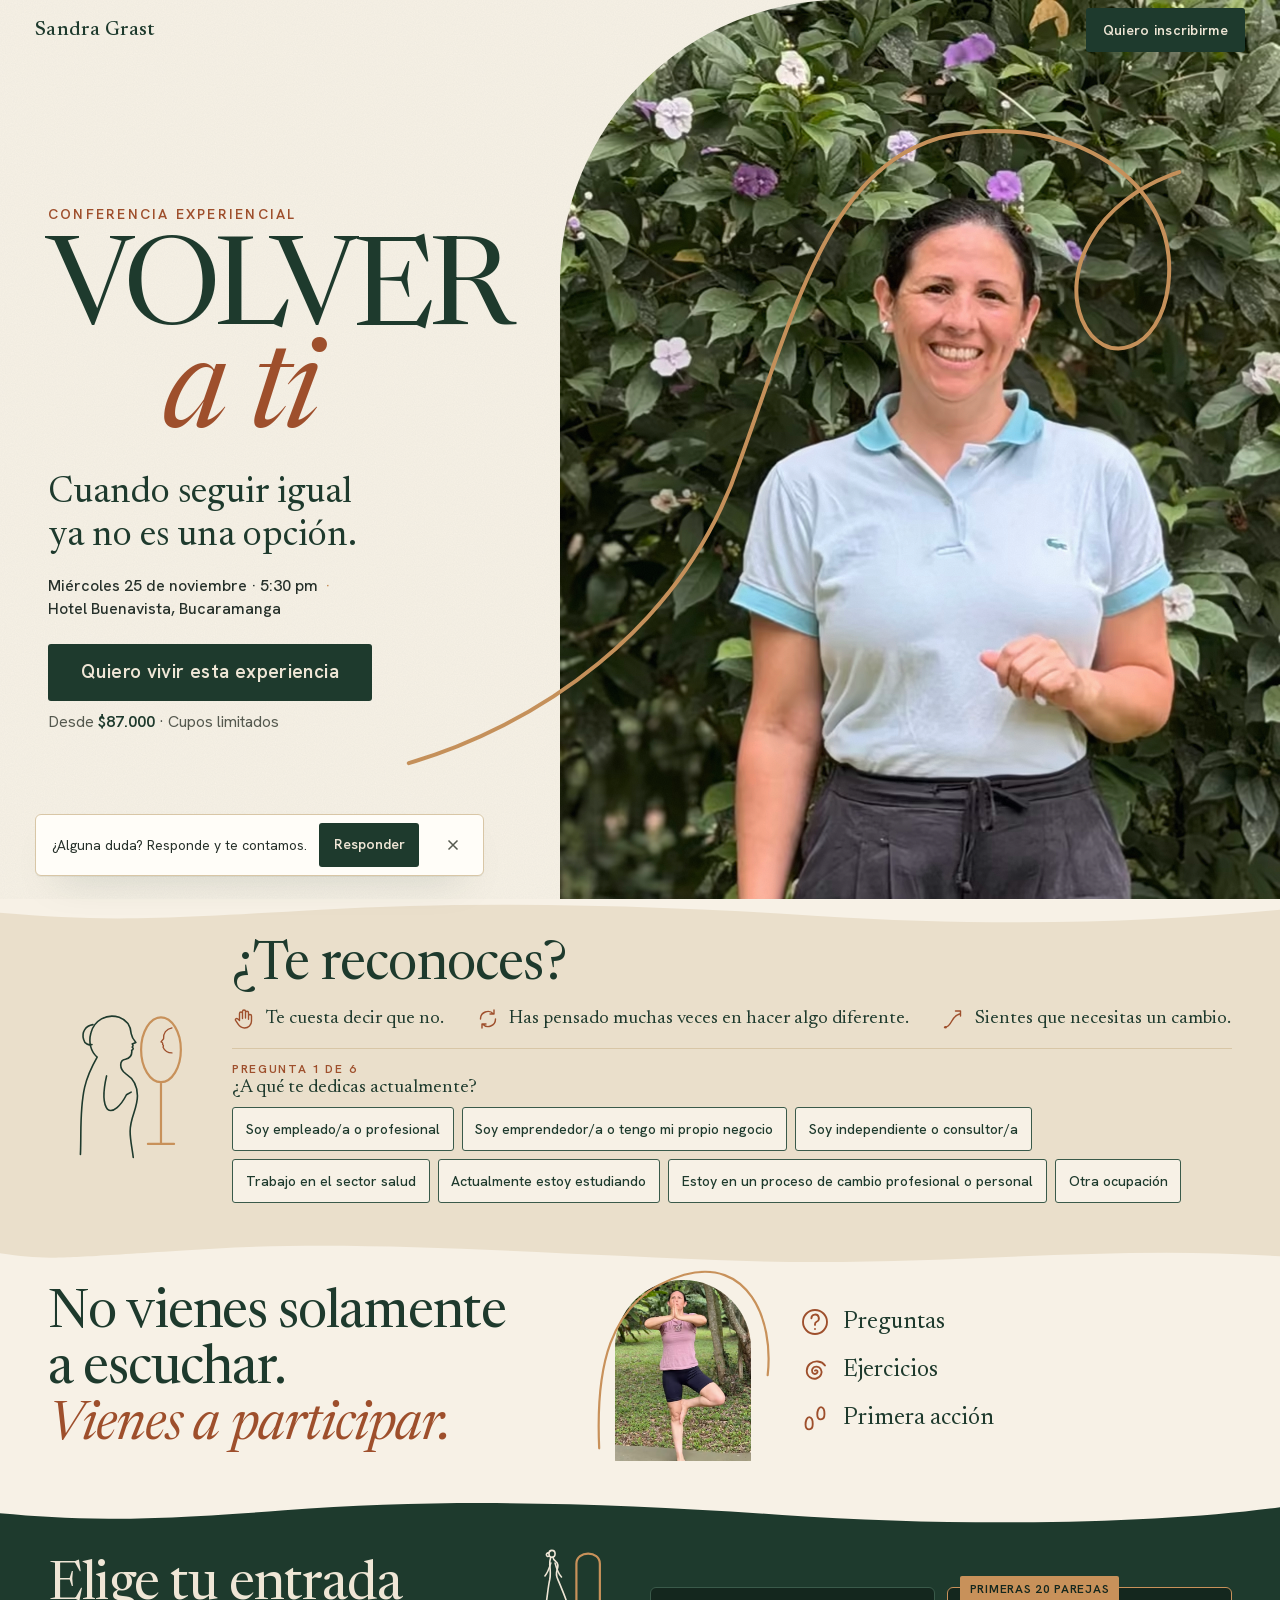
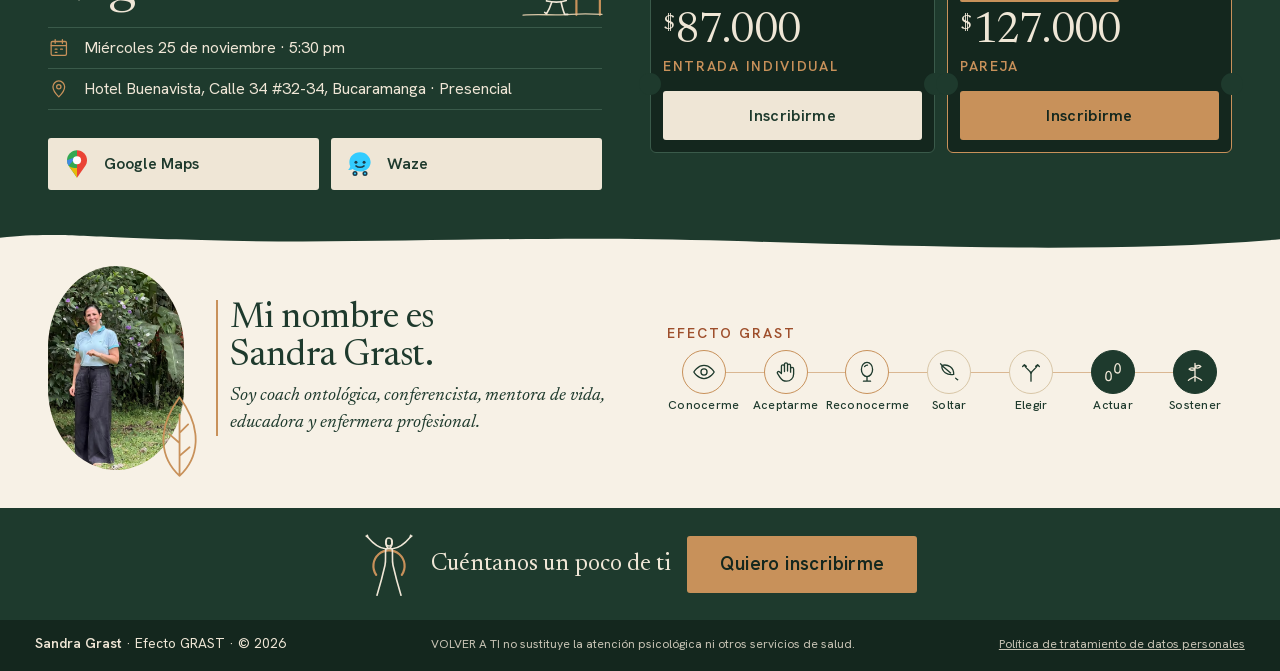
<file: index.html>
<!doctype html>
<html lang="es-CO">
<head>
<meta charset="utf-8">
<meta name="viewport" content="width=device-width, initial-scale=1, viewport-fit=cover">
<meta name="color-scheme" content="light">
<meta name="format-detection" content="telephone=no, date=no, address=no, email=no">
<title>VOLVER A TI · Conferencia experiencial de Sandra Grast · Bucaramanga</title>
<meta name="description" content="VOLVER A TI, conferencia experiencial de Sandra Grast, coach ontológica y creadora de Efecto GRAST. Cuando seguir igual ya no es una opción. 25 de noviembre de 2026, 5:30 pm, Hotel Buenavista, Bucaramanga.">
<meta name="theme-color" content="#1E3A2D">
<meta name="robots" content="index, follow, max-image-preview:large">
<link rel="canonical" href="https://sandragrast.com/">
<link rel="icon" href="favicon.svg" type="image/svg+xml">
<link rel="icon" href="favicon.ico" sizes="48x48">
<link rel="apple-touch-icon" href="apple-touch-icon.png">
<meta property="og:type" content="website">
<meta property="og:locale" content="es_CO">
<meta property="og:site_name" content="Sandra Grast">
<meta property="og:url" content="https://sandragrast.com/">
<meta property="og:title" content="VOLVER A TI · Conferencia experiencial de Sandra Grast">
<meta property="og:description" content="Cuando seguir igual ya no es una opción. Miércoles 25 de noviembre de 2026, 5:30 pm, Hotel Buenavista, Bucaramanga.">
<meta property="og:image" content="https://sandragrast.com/img/og-volver-a-ti.jpg">
<meta property="og:image:width" content="1200">
<meta property="og:image:height" content="630">
<meta property="og:image:alt" content="VOLVER A TI, conferencia experiencial de Sandra Grast, 25 de noviembre en Bucaramanga, con Sandra sonriendo delante de un jardín">
<meta name="twitter:card" content="summary_large_image">
<meta name="twitter:title" content="VOLVER A TI · Conferencia experiencial de Sandra Grast">
<meta name="twitter:description" content="Cuando seguir igual ya no es una opción. Miércoles 25 de noviembre de 2026, 5:30 pm, Hotel Buenavista, Bucaramanga.">
<meta name="twitter:image" content="https://sandragrast.com/img/og-volver-a-ti.jpg">
<link rel="preconnect" href="https://connect.facebook.net" crossorigin>
<link rel="dns-prefetch" href="https://www.facebook.com">
<script type="application/ld+json">{"@context":"https://schema.org","@type":"Event","name":"VOLVER A TI · Conferencia experiencial","description":"Conferencia experiencial de Sandra Grast, coach ontológica y creadora de Efecto GRAST.","startDate":"2026-11-25T17:30:00-05:00","eventAttendanceMode":"https://schema.org/OfflineEventAttendanceMode","eventStatus":"https://schema.org/EventScheduled","inLanguage":"es-CO","image":["https://sandragrast.com/img/og-volver-a-ti.jpg"],"location":{"@type":"Place","name":"Hotel Buenavista","address":{"@type":"PostalAddress","streetAddress":"Calle 34 #32-34","addressLocality":"Bucaramanga","addressRegion":"Santander","addressCountry":"CO"}},"performer":{"@type":"Person","name":"Sandra Grast"},"organizer":{"@type":"Person","name":"Sandra Grast","url":"https://sandragrast.com/"},"offers":[{"@type":"Offer","name":"Entrada individual","price":"87000","priceCurrency":"COP","availability":"https://schema.org/InStock","url":"https://sandragrast.com/"},{"@type":"Offer","name":"Entrada en pareja (primeras 20 parejas)","price":"127000","priceCurrency":"COP","availability":"https://schema.org/InStock","url":"https://sandragrast.com/"}]}</script>
<style id="fuentes-incrustadas">
@font-face{font-family:'Hanken Grotesk';font-style:normal;font-weight:400 600;font-display:swap;src:url([data-uri]) format('woff2');unicode-range:U+0000-00FF,U+0131,U+0152-0153,U+02BB-02BC,U+02C6,U+02DA,U+02DC,U+2013-2014,U+2018-201D,U+2022,U+2026,U+20AC,U+2212}
@font-face{font-family:'Newsreader';font-style:normal;font-weight:400 500;font-display:swap;src:url([data-uri]) format('woff2');unicode-range:U+0000-00FF,U+0131,U+0152-0153,U+02BB-02BC,U+02C6,U+02DA,U+02DC,U+2013-2014,U+2018-201D,U+2022,U+2026,U+20AC,U+2212}
@font-face{font-family:'Newsreader';font-style:italic;font-weight:400;font-display:swap;src:url([data-uri]) format('woff2');unicode-range:U+0000-00FF,U+0131,U+0152-0153,U+02BB-02BC,U+02C6,U+02DA,U+02DC,U+2013-2014,U+2018-201D,U+2022,U+2026,U+20AC,U+2212}
</style>
<link rel="preload" as="image" type="image/avif" imagesrcset="img/sandra-hero-480.avif 480w, img/sandra-hero-720.avif 720w, img/sandra-hero-1000.avif 1000w" imagesizes="(min-width: 56rem) 46vw, 100vw" fetchpriority="high">
<link rel="stylesheet" href="css/styles.css?v=25">
<script>document.documentElement.classList.add('js');setTimeout(function(){if(!window.__vat)document.documentElement.classList.add('rev-all')},5000)</script>
<!-- Meta Pixel --><script>
!function(f,b,e,v,n,t,s){if(f.fbq)return;n=f.fbq=function(){n.callMethod?
n.callMethod.apply(n,arguments):n.queue.push(arguments)};if(!f._fbq)f._fbq=n;
n.push=n;n.loaded=!0;n.version='2.0';n.queue=[];t=b.createElement(e);t.async=!0;
t.src=v;s=b.getElementsByTagName(e)[0];s.parentNode.insertBefore(t,s)}(window,
document,'script','https://connect.facebook.net/en_US/fbevents.js');

fbq('init', '1837235310745837');
fbq('track', "PageView");</script><style>/*publico*/.falta,.revision{display:none!important}</style></head>
<body><noscript><img height="1" width="1" style="display:none"
src="https://www.facebook.com/tr?id=1837235310745837&ev=PageView&noscript=1"
/></noscript>
<a class="skip" href="#contenido">Saltar al contenido</a>

<header class="nav" id="nav">
  <a class="wordmark" href="#inicio" aria-label="Sandra Grast, inicio">
    <span class="wordmark__name">Sandra Grast</span>
  </a>
  <a class="btn btn--sm" href="#entradas" data-abrir-form data-origen="nav" aria-haspopup="dialog">Quiero inscribirme</a>
</header>

<main id="contenido">

<!-- 1 · HERO · la foto de Sandra y el lazo que vuelve sobre sí mismo -->
<section class="hero" id="inicio" aria-labelledby="hero-titulo">
  <figure class="hero__foto" id="hero-foto">
    <picture>
      <source type="image/avif" srcset="img/sandra-hero-480.avif 480w, img/sandra-hero-720.avif 720w, img/sandra-hero-1000.avif 1000w" sizes="(min-width: 56rem) 46vw, 100vw">
      <source type="image/webp" srcset="img/sandra-hero-480.webp 480w, img/sandra-hero-720.webp 720w, img/sandra-hero-1000.webp 1000w" sizes="(min-width: 56rem) 46vw, 100vw">
      <img class="hero__img" src="img/sandra-hero-720.webp" width="1000" height="1250" fetchpriority="high" decoding="async" alt="Sandra Grast sonríe de frente a la cámara, con camiseta celeste, delante de un arbusto con flores moradas y blancas en un jardín">
    </picture>
    <svg class="hero__lazo" viewBox="0 0 1000 1250" preserveAspectRatio="xMidYMid slice" aria-hidden="true" focusable="false">
      <path d="M-210 1060C-40 1010 170 880 250 640 330 420 380 200 570 184 725 167 860 259 845 394 835 489 755 514 725 444 698 379 740 279 860 239"/>
    </svg>
  </figure>

  <div class="hero__in">
    <p class="hero__kicker">Conferencia experiencial</p>
    <h1 id="hero-titulo" class="hero__title"><span class="hero__l1">Volver</span> <span class="hero__l2">a&nbsp;ti</span></h1>
    <p class="hero__sub">Cuando seguir igual ya no es una opción.</p>
    <p class="hero__data">
      <time datetime="2026-11-25T17:30">Miércoles 25 de noviembre · 5:30 pm</time>
      <span class="hero__sep" aria-hidden="true">·</span> <span>Hotel Buenavista, Bucaramanga</span>
    </p>
    <div class="hero__ctas">
      <a class="btn btn--lg" href="#entradas" data-abrir-form data-origen="hero" aria-haspopup="dialog">Quiero vivir esta experiencia</a>
      <p class="hero__precio">Desde <strong>$87.000</strong> · Cupos limitados</p>
    </div>
  </div>
</section>

<!-- iconos de línea (sprite, decorativos) -->
<svg class="sprite" aria-hidden="true" focusable="false">
  <symbol id="i-ojo" viewBox="0 0 24 24"><path d="M2 12s3.6-6.5 10-6.5S22 12 22 12s-3.6 6.5-10 6.5S2 12 2 12z"/><circle cx="12" cy="12" r="3"/></symbol>
  <symbol id="i-bucle" viewBox="0 0 24 24"><path d="M4.5 12a7.5 7.5 0 0 1 13-5.1M18 3v4h-4M19.5 12a7.5 7.5 0 0 1-13 5.1M6 21v-4h4"/></symbol>
  <symbol id="i-espiral" viewBox="0 0 24 24"><path d="M12 12.5c.9-.9 2.3 0 1.8 1.3-.6 1.5-3 1.6-3.8 0-1-2 .6-4.3 3-4.3 3 0 4.6 3 3.6 5.7-1.2 3.3-5.6 4.4-8.4 2.2C5 15.2 5 10 8.3 7.3 11.6 4.6 17 5 19.5 8.6"/></symbol>
  <symbol id="i-sendero" viewBox="0 0 24 24"><path d="M3.5 20.5c3.5-.5 5.5-3 7-6s3.8-6.2 8-7.5M14.5 4h5v5"/><circle cx="4.5" cy="20.2" r=".6"/></symbol>
  <symbol id="i-mano" viewBox="0 0 24 24"><path d="M7.5 13V6.5a1.5 1.5 0 0 1 3 0V11.5M10.5 11V4.5a1.5 1.5 0 0 1 3 0V11M13.5 11V5.8a1.5 1.5 0 0 1 3 0V12M16.5 12.2V9a1.5 1.5 0 0 1 3 0v5c0 4-3 7-7 7-3 0-5-1.6-6.4-3.8L3.6 13.4c-.7-1.2.8-2.5 1.9-1.6l2 1.7"/></symbol>
  <symbol id="i-espejo" viewBox="0 0 24 24"><ellipse cx="12" cy="9.5" rx="5.5" ry="7"/><path d="M12 16.5V21M8.5 21h7M9.6 6.6c.7-1 1.7-1.5 2.9-1.4"/></symbol>
  <symbol id="i-hoja" viewBox="0 0 24 24"><path d="M5 5.5c6.2-1.6 12 2.3 11.6 8.9C10.3 15.6 4.6 11.7 5 5.5zM5 5.5l8.6 7.4M3 3l2 2.5M18.5 18c.8.8 1.5 1.6 2.5 2"/></symbol>
  <symbol id="i-cruce" viewBox="0 0 24 24"><path d="M12 21v-7M12 14c0-4-5.5-4.6-6.5-9M12 14c0-4 5.5-4.6 6.5-9M3.8 6.6l1.7-1.8 1.9 1.6M16.6 6.4l1.9-1.6 1.7 1.8"/></symbol>
  <symbol id="i-paso" viewBox="0 0 24 24"><path d="M7.6 20.5c-1.8 0-2.7-1.6-2.7-3.6 0-2.6 1-5.6 2.8-5.6s2.7 2.5 2.6 5.2c0 2.2-.9 4-2.7 4zM16.4 13c-1.8 0-2.7-1.6-2.7-3.6 0-2.6 1-5.6 2.8-5.6s2.7 2.5 2.6 5.2c0 2.2-.9 4-2.7 4z"/></symbol>
  <symbol id="i-raiz" viewBox="0 0 24 24"><path d="M12 3.5V21M12 16c-1.6 2-4.6 2-6.5 4.2M12 16c1.6 2 4.6 2 6.5 4.2M12 9c-2-1.6-4.5-1.5-5.8.2 2 1.4 4.2 1.4 5.8-.2zM12 7c1.8-1.8 4.4-1.9 5.8-.3-1.9 1.6-4.2 1.8-5.8.3z"/></symbol>
  <symbol id="i-pregunta" viewBox="0 0 24 24"><circle cx="12" cy="12" r="9"/><path d="M9.3 9.2a2.8 2.8 0 1 1 3.9 2.6c-.8.4-1.2 1-1.2 1.8v.6M12 17.2v.1"/></symbol>
  <symbol id="i-cal" viewBox="0 0 24 24"><rect x="3.5" y="5" width="17" height="15.5" rx="1.5"/><path d="M3.5 9.5h17M8 3v4M16 3v4M8 13.5h2M14 13.5h2M8 17h2"/></symbol>
  <symbol id="i-pin" viewBox="0 0 24 24"><path d="M12 21s-6.5-6.2-6.5-11.2a6.5 6.5 0 0 1 13 0C18.5 14.8 12 21 12 21z"/><circle cx="12" cy="9.8" r="2.4"/></symbol>
</svg>

<!-- 2 · TE RECONOCES + pregunta 1 a un toque -->
<section class="sec reconoces" id="reconoces" aria-labelledby="rec-titulo">
  <svg class="ola" viewBox="0 0 1440 40" preserveAspectRatio="none" aria-hidden="true" focusable="false"><path d="M0 0h1440v14c-160 18-330 22-520 8S540 2 360 14 120 30 0 18z"/></svg>
  <div class="reconoces__in">
    <!-- silueta: mujer de perfil frente al espejo -->
    <svg class="figura figura--espejo dibujo" viewBox="0 0 260 320" aria-hidden="true" focusable="false">
      <path class="f-acento" pathLength="1" d="M216 58c21 0 38 28 38 62s-17 62-38 62-38-28-38-62 17-62 38-62zM216 182v118M191 300h50"/>
      <path class="f-reflejo" pathLength="1" d="M237 78c-11 2-17 11-16 21l-5 6c3 1 4 3 3 5 2 1 2 3 1 5 3 7 9 11 17 11"/>
      <path pathLength="1" d="M62 320c2-40-2-84 8-128 6-26 16-44 24-58-12-10-17-28-12-46 6-24 30-38 54-30 14 5 22 17 23 31 1 6 3 10 9 17l-7 3c2 2 2 4 0 6 3 2 2 5-1 6 1 8-3 15-12 17-6 1-9 5-9 11 0 7 3 12 10 17 14 9 22 22 22 42 0 26-14 40-14 68 0 18 4 32 6 50"/>
      <path pathLength="1" d="M86 72c-14 2-22 14-18 28 2 9 10 12 16 10"/>
      <path pathLength="1" d="M112 170C106 196 104 222 114 234 124 242 140 226 150 206l9-5"/>
    </svg>
    <h2 id="rec-titulo" class="h2 reconoces__t">¿Te reconoces?</h2>
    <ul class="espejo reveal">
      <li><svg class="ico" aria-hidden="true" focusable="false"><use href="#i-mano"/></svg><span>Te cuesta decir que no.</span></li>
      <li><svg class="ico" aria-hidden="true" focusable="false"><use href="#i-bucle"/></svg><span>Has pensado muchas veces en hacer algo diferente.</span></li>
      <li><svg class="ico" aria-hidden="true" focusable="false"><use href="#i-sendero"/></svg><span>Sientes que necesitas un cambio.</span></li>
    </ul>
    

    <div class="captar" id="empezar" data-con-js hidden>
      <p class="captar__eyebrow">Pregunta 1 de 6</p>
      <p id="captar-titulo" class="captar__q">¿A qué te dedicas actualmente?</p>
      <div class="captar__ops" role="group" aria-labelledby="captar-titulo">
        <button type="button" class="captar__op" data-ocupacion="Soy empleado/a o profesional." aria-haspopup="dialog">Soy empleado/a o profesional</button>
        <button type="button" class="captar__op" data-ocupacion="Soy emprendedor/a o tengo mi propio negocio." aria-haspopup="dialog">Soy emprendedor/a o tengo mi propio negocio</button>
        <button type="button" class="captar__op" data-ocupacion="Soy independiente o consultor/a." aria-haspopup="dialog">Soy independiente o consultor/a</button>
        <button type="button" class="captar__op" data-ocupacion="Trabajo en el sector salud." aria-haspopup="dialog">Trabajo en el sector salud</button>
        <button type="button" class="captar__op" data-ocupacion="Actualmente estoy estudiando." aria-haspopup="dialog">Actualmente estoy estudiando</button>
        <button type="button" class="captar__op" data-ocupacion="Estoy en un proceso de cambio profesional o personal." aria-haspopup="dialog">Estoy en un proceso de cambio profesional o personal</button>
        <button type="button" class="captar__op" data-ocupacion="Otra ocupación." aria-haspopup="dialog">Otra ocupación</button>
      </div>
    </div>
  </div>
</section>

<!-- 3 · QUÉ VIVIRÁS -->
<section class="sec vivir" id="experiencia" aria-labelledby="vivir-titulo">
  <svg class="ola ola--arena" viewBox="0 0 1440 40" preserveAspectRatio="none" aria-hidden="true" focusable="false"><path d="M0 0h1440v20c-200-16-380 14-600 6S420-2 240 10 60 26 0 16z"/></svg>
  <div class="vivir__in">
    <h2 id="vivir-titulo" class="vivir__titulo"><span>No vienes solamente a escuchar.</span> <span class="vivir__b">Vienes a participar.</span></h2>
    <figure class="arco dibujo">
      <picture>
        <source type="image/avif" srcset="img/sandra-arbol-480.avif 480w, img/sandra-arbol-720.avif 720w, img/sandra-arbol-960.avif 960w" sizes="(min-width: 56rem) 9rem, (min-width: 32rem) 15rem, calc(100vw - 2rem)">
        <img class="arco__img" src="img/sandra-arbol-720.webp" srcset="img/sandra-arbol-480.webp 480w, img/sandra-arbol-720.webp 720w, img/sandra-arbol-960.webp 960w" sizes="(min-width: 56rem) 9rem, (min-width: 32rem) 15rem, calc(100vw - 2rem)" width="720" height="962" loading="lazy" decoding="async" alt="Sandra Grast en el jardín, de pie sobre una pierna en la postura del árbol, con las manos unidas frente al pecho">
      </picture>
      <svg class="arco__trazo" viewBox="0 0 200 268" preserveAspectRatio="none" aria-hidden="true" focusable="false"><path pathLength="1" d="M-6 250C-10 150 0 40 100 8c78-24 112 60 104 140"/></svg>
    </figure>
    <ul class="pasos reveal" aria-label="Qué harás durante la conferencia">
      <li><svg class="ico" aria-hidden="true" focusable="false"><use href="#i-pregunta"/></svg><span>Preguntas</span></li>
      <li><svg class="ico" aria-hidden="true" focusable="false"><use href="#i-espiral"/></svg><span>Ejercicios</span></li>
      <li><svg class="ico" aria-hidden="true" focusable="false"><use href="#i-paso"/></svg><span>Primera acción</span></li>
    </ul>
  </div>
</section>

<!-- 4 · ENTRADAS + CÓMO LLEGAR -->
<section class="sec entradas" id="entradas" aria-labelledby="ent-titulo">
  <svg class="ola ola--papel" viewBox="0 0 1440 40" preserveAspectRatio="none" aria-hidden="true" focusable="false"><path d="M0 0h1440v12c-140 22-360 26-560 10S500 0 320 16 80 28 0 20z"/></svg>
  <div class="entradas__grid">
    <div class="entradas__info">
      <div class="entradas__cab">
        <h2 id="ent-titulo" class="h2 h2--claro">Elige tu entrada</h2>
        <!-- silueta: mujer caminando hacia una puerta en arco -->
        <svg class="figura figura--puerta dibujo" viewBox="0 0 300 300" aria-hidden="true" focusable="false">
          <path class="f-acento" pathLength="1" d="M204 292V100c0-50 88-50 88 0v192"/>
          <path class="f-reflejo" pathLength="1" d="M4 293c60-5 120 2 180-3 40-3 80-2 116 0"/>
          <path pathLength="1" d="M112 50c7 0 12 6 12 13s-5 13-12 13-11-6-11-13 4-13 11-13zM101 60c-7-2-11 4-9 9 1 4 6 5 9 3"/>
          <path pathLength="1" d="M116 76C117 84 121 88 127 92 135 98 136 110 132 122 128 134 128 146 134 158 144 182 156 210 166 238 150 244 120 246 92 240 96 214 98 186 104 160 108 140 106 120 104 104 103 92 106 82 108 76"/>
          <path pathLength="1" d="M146 242C150 260 154 276 160 290h12M112 244C106 262 100 276 92 288l-7-5"/>
          <path pathLength="1" d="M124 98C130 120 136 138 148 150M108 98C102 118 96 134 86 146"/>
        </svg>
      </div>
      <dl class="ficha">
        <div><dt><svg class="ico" aria-hidden="true" focusable="false"><use href="#i-cal"/></svg><span class="sr">Cuándo</span></dt><dd><time datetime="2026-11-25T17:30">Miércoles 25 de noviembre · 5:30 pm</time> </dd></div>
        <div><dt><svg class="ico" aria-hidden="true" focusable="false"><use href="#i-pin"/></svg><span class="sr">Dónde</span></dt><dd>Hotel Buenavista, Calle 34 #32-34, Bucaramanga · Presencial</dd></div>
      </dl>
    </div>

    <div class="tickets">
      <article class="ticket" aria-labelledby="t1">
        <p class="ticket__precio"><span class="ticket__cop">$</span>87.000</p>
        <h3 id="t1" class="ticket__tipo">Entrada individual</h3>
        <a class="btn btn--full btn--claro" href="#entradas" data-abrir-form data-entrada="individual" data-origen="boton-ticket-individual" aria-haspopup="dialog" aria-label="Inscribirme con la entrada individual de 87.000 pesos">Inscribirme</a>
      </article>
      <article class="ticket ticket--pareja" aria-labelledby="t2">
        <p class="ticket__sello">Primeras 20 parejas</p>
        <p class="ticket__precio"><span class="ticket__cop">$</span>127.000</p>
        <h3 id="t2" class="ticket__tipo">Pareja</h3>
        <a class="btn btn--full btn--caramelo" href="#entradas" data-abrir-form data-entrada="pareja" data-origen="boton-ticket-pareja" aria-haspopup="dialog" aria-label="Inscribirme con la entrada en pareja de 127.000 pesos">Inscribirme</a>
      </article>
    </div>

    <div class="mapas" role="group" aria-label="Cómo llegar al Hotel Buenavista">
      <a class="mapa" href="https://www.google.com/maps/search/?api=1&amp;query=Hotel+Buena+Vista%2C+Calle+34+%2332-34%2C+Mejoras+P%C3%BAblicas%2C+Bucaramanga" target="_blank" rel="noopener" aria-label="Google Maps: abrir la ubicación del Hotel Buenavista">
        <svg class="mapa__logo" viewBox="0 0 48 48" aria-hidden="true" focusable="false">
          <path fill="#34A853" d="M24 2C15.2 2 8 9.2 8 18c0 3.2 1 6.2 2.6 8.7L24 46V2z"/>
          <path fill="#EA4335" d="M24 2c8.8 0 16 7.2 16 16 0 3.2-1 6.2-2.6 8.7L24 46V2z"/>
          <path fill="#FBBC04" d="M10.6 26.7C12.7 30 17.5 36 24 46V30.5c-6 0-11.4-1.4-13.4-3.8z" opacity=".9"/>
          <path fill="#4285F4" d="M8 18c0 3.2 1 6.2 2.6 8.7L24 12 8 18z" opacity=".9"/>
          <circle cx="24" cy="18" r="6.5" fill="#fff"/>
        </svg>
        <span class="mapa__txt">Google Maps</span>
      </a>
      <a class="mapa" href="https://waze.com/ul?q=Hotel%20Buena%20Vista%20Calle%2034%20%2332-34%20Bucaramanga&amp;navigate=yes" target="_blank" rel="noopener" aria-label="Waze: ir al Hotel Buenavista con navegación">
        <svg class="mapa__logo" viewBox="0 0 48 48" aria-hidden="true" focusable="false">
          <path fill="#33CCFF" d="M24 5C14 5 7 12 7 21c0 2.4.5 4.6 1.4 6.5-.7 2.8-2 4.9-3.4 6 2.6.4 5.2-.1 7.4-1.4C14.6 34.5 19 36 24 36c10 0 17-7 17-15S34 5 24 5z"/>
          <circle cx="17.5" cy="21" r="2.4" fill="#1B3B4A"/>
          <circle cx="30.5" cy="21" r="2.4" fill="#1B3B4A"/>
          <path d="M17.5 27c3.4 3 9.6 3 13 0" fill="none" stroke="#1B3B4A" stroke-width="2.4" stroke-linecap="round"/>
          <circle cx="16" cy="39" r="4" fill="#1B3B4A"/><circle cx="32" cy="39" r="4" fill="#1B3B4A"/>
          <circle cx="16" cy="39" r="1.6" fill="#33CCFF"/><circle cx="32" cy="39" r="1.6" fill="#33CCFF"/>
        </svg>
        <span class="mapa__txt">Waze</span>
      </a>
    </div>
  </div>

  
</section>

<!-- 5 · SANDRA + EFECTO GRAST -->
<section class="sec sandra" id="sandra" aria-labelledby="sandra-titulo">
  <svg class="ola ola--verde" viewBox="0 0 1440 40" preserveAspectRatio="none" aria-hidden="true" focusable="false"><path d="M0 0h1440v16c-180 18-400 10-620 2S440 22 260 18 70 6 0 14z"/></svg>
  <div class="sandra__in">
    <figure class="ovalo dibujo">
      <picture>
        <source type="image/avif" srcset="img/sandra-jardin-480.avif 480w, img/sandra-jardin-720.avif 720w, img/sandra-jardin-960.avif 960w" sizes="(min-width: 56rem) 9rem, (min-width: 32rem) 14rem, calc(100vw - 2rem)">
        <img class="ovalo__img" src="img/sandra-jardin-720.webp" srcset="img/sandra-jardin-480.webp 480w, img/sandra-jardin-720.webp 720w" sizes="(min-width: 56rem) 9rem, (min-width: 32rem) 14rem, calc(100vw - 2rem)" width="720" height="1080" loading="lazy" decoding="async" alt="Sandra Grast de pie en el jardín, sonriente, con camisa celeste y pantalón oscuro, delante de un arbusto con flores moradas">
      </picture>
      <svg class="ovalo__hoja" viewBox="0 0 80 120" aria-hidden="true" focusable="false"><path pathLength="1" d="M40 116C14 92 6 52 40 6c34 46 26 86 0 110zM40 116V30M40 70l-14-12M40 56l12-12M40 88l14-12"/></svg>
    </figure>
    <div class="sandra__texto">
      <h2 id="sandra-titulo" class="sandra__t">Mi nombre es Sandra Grast.</h2>
      <p class="sandra__bio">Soy coach ontológica, conferencista, mentora de vida, educadora y enfermera profesional.</p>
      
    </div>
    <div class="grast" id="efecto-grast">
      <p class="grast__t"><strong>Efecto GRAST</strong></p>
      <ol class="mov reveal" tabindex="0" aria-label="Los siete movimientos de Efecto GRAST">
        <li><svg class="ico" aria-hidden="true" focusable="false"><use href="#i-ojo"/></svg>Conocerme</li>
        <li><svg class="ico" aria-hidden="true" focusable="false"><use href="#i-mano"/></svg>Aceptarme</li>
        <li><svg class="ico" aria-hidden="true" focusable="false"><use href="#i-espejo"/></svg>Reconocerme</li>
        <li><svg class="ico" aria-hidden="true" focusable="false"><use href="#i-hoja"/></svg>Soltar</li>
        <li><svg class="ico" aria-hidden="true" focusable="false"><use href="#i-cruce"/></svg>Elegir</li>
        <li><svg class="ico" aria-hidden="true" focusable="false"><use href="#i-paso"/></svg>Actuar</li>
        <li><svg class="ico" aria-hidden="true" focusable="false"><use href="#i-raiz"/></svg>Sostener</li>
      </ol>
    </div>
  </div>
</section>

<!-- CIERRE · franja final con un solo botón -->
<section class="franja" id="inscripcion" aria-labelledby="franja-titulo">
  <!-- silueta: mujer de pie con los brazos abiertos -->
  <svg class="figura figura--brazos dibujo" viewBox="0 0 260 320" aria-hidden="true" focusable="false">
    <path class="f-acento" pathLength="1" d="M66 214A78 78 0 1 1 194 214"/>
    <path pathLength="1" d="M130 30c10 0 17 10 16 21-1 11-8 19-16 19s-16-8-16-19 6-21 16-21z"/>
    <path pathLength="1" d="M117 44c-4 14-2 26 6 34M143 44c4 14 2 26-6 34"/>
    <path pathLength="1" d="M24 26c22 26 56 54 88 58 6 1 12-2 18-2s12 3 18 2c32-4 66-32 88-58"/>
    <path pathLength="1" d="M114 86C110 110 116 140 110 166 100 210 84 270 70 316M146 86C150 110 144 140 150 166 160 210 176 270 190 316"/>
    <path pathLength="1" d="M24 26l-8-6M24 26l-2-9M236 26l8-6M236 26l2-9"/>
  </svg>
  <h2 id="franja-titulo" class="franja__t">Cuéntanos un poco de ti</h2>
  <a class="btn btn--lg btn--caramelo" href="#entradas" data-abrir-form data-origen="cierre" aria-haspopup="dialog">Quiero inscribirme</a>
</section>

</main>

<footer class="footer" id="contacto">
  <p><strong>Sandra Grast</strong> · Efecto GRAST · © 2026</p>
  <p class="aviso">VOLVER A TI no sustituye la atención psicológica ni otros servicios de salud. </p>
  <p class="aviso"><a href="/privacidad/">Política de tratamiento de datos personales</a></p>
</footer>

<div class="barra-movil" id="barra-movil">
  <p class="barra-movil__info"><strong>VOLVER A TI</strong><span>25 nov · desde $87.000</span></p>
  <a class="btn btn--sm btn--caramelo" href="#entradas" data-abrir-form data-origen="barra-movil" aria-haspopup="dialog">Quiero inscribirme</a>
</div>

<a class="flotante" id="flotante" href="#entradas" data-abrir-form data-origen="flotante" aria-haspopup="dialog">Quiero inscribirme</a>

<div class="cinta" id="cinta" role="region" aria-label="Aviso" hidden>
  <p class="cinta__t">¿Alguna duda? Responde y te contamos.</p>
  <button type="button" class="cinta__ir" data-abrir-form data-origen="cinta" aria-haspopup="dialog">Responder</button>
  <button type="button" class="cinta__x" id="cinta-x" aria-label="Cerrar aviso"><svg viewBox="0 0 24 24" aria-hidden="true" focusable="false"><path d="M6 6l12 12M18 6L6 18"/></svg></button>
</div>

<!-- FORMULARIO · hoja modal por pasos (no envía nada todavía: ver enviarFormulario() en js/main.js) -->
<dialog class="hoja" id="form-volver" aria-labelledby="hoja-titulo">
  <form class="hoja__form" id="form-volver-f" novalidate>
    <header class="hoja__cab">
      <h2 class="hoja__titulo" id="hoja-titulo"><span class="hoja__marca">VOLVER A TI</span> <span class="hoja__sep">|</span> <span class="hoja__sub">Inscripción e información de la conferencia</span></h2>
      <button type="button" class="hoja__cerrar" data-cerrar-form aria-label="Cerrar formulario"><svg viewBox="0 0 24 24" aria-hidden="true" focusable="false"><path d="M6 6l12 12M18 6L6 18"/></svg></button>
      <div class="hoja__progreso" aria-hidden="true"><span class="hoja__barra" id="hoja-barra"></span></div>
      <p class="hoja__cuenta" id="hoja-cuenta" aria-live="polite">Pregunta 1 de 6</p>
    </header>

    <div class="hoja__cuerpo" id="hoja-cuerpo">
      <!-- 1 -->
      <div class="hoja__intro" id="hoja-intro">
        <p class="hoja__intro-a">A veces construimos una vida que, aunque parece funcionar, deja de representarnos. Volver a Ti es una invitación a detenerte, cuestionar la forma en que estás interpretando tu vida y abrirte a nuevas posibilidades.</p>
        <p class="hoja__intro-b">Déjanos tus datos y responde estas preguntas para conocer tus intereses y compartirte la información de la conferencia.</p>
      </div>
      <fieldset class="paso" data-paso="1" aria-describedby="err-1">
        <legend class="paso__q" tabindex="-1">¿A qué te dedicas actualmente?</legend>
        <div class="opciones">
          <label class="opcion"><input type="radio" name="ocupacion" value="Soy empleado/a o profesional." required><span>Soy empleado/a o profesional.</span></label>
          <label class="opcion"><input type="radio" name="ocupacion" value="Soy emprendedor/a o tengo mi propio negocio."><span>Soy emprendedor/a o tengo mi propio negocio.</span></label>
          <label class="opcion"><input type="radio" name="ocupacion" value="Soy independiente o consultor/a."><span>Soy independiente o consultor/a.</span></label>
          <label class="opcion"><input type="radio" name="ocupacion" value="Trabajo en el sector salud."><span>Trabajo en el sector salud.</span></label>
          <label class="opcion"><input type="radio" name="ocupacion" value="Actualmente estoy estudiando."><span>Actualmente estoy estudiando.</span></label>
          <label class="opcion"><input type="radio" name="ocupacion" value="Estoy en un proceso de cambio profesional o personal."><span>Estoy en un proceso de cambio profesional o personal.</span></label>
          <label class="opcion"><input type="radio" name="ocupacion" value="Otra ocupación."><span>Otra ocupación.</span></label>
        </div>
        <p class="hoja__error" id="err-1" role="alert"></p>
      </fieldset>

      <!-- 2 -->
      <fieldset class="paso" data-paso="2" aria-describedby="err-2" hidden>
        <legend class="paso__q" tabindex="-1">¿Qué te hizo interesarte en la conferencia Volver a Ti?</legend>
        <div class="opciones">
          <label class="opcion"><input type="radio" name="motivo" value="Siento que la vida que he construido ya no me representa del todo." required><span>Siento que la vida que he construido ya no me representa del todo.</span></label>
          <label class="opcion"><input type="radio" name="motivo" value="Quiero comprender por qué repito ciertas situaciones o decisiones."><span>Quiero comprender por qué repito ciertas situaciones o decisiones.</span></label>
          <label class="opcion"><input type="radio" name="motivo" value="Estoy atravesando una etapa de cambios y necesito nuevas perspectivas."><span>Estoy atravesando una etapa de cambios y necesito nuevas perspectivas.</span></label>
          <label class="opcion"><input type="radio" name="motivo" value="Quiero mejorar la relación conmigo mismo/a y con los demás."><span>Quiero mejorar la relación conmigo mismo/a y con los demás.</span></label>
          <label class="opcion"><input type="radio" name="motivo" value="Quiero dejar de vivir en automático y tomar decisiones más conscientes."><span>Quiero dejar de vivir en automático y tomar decisiones más conscientes.</span></label>
          <label class="opcion"><input type="radio" name="motivo" value="Me interesa el crecimiento y la transformación personal."><span>Me interesa el crecimiento y la transformación personal.</span></label>
          <label class="opcion"><input type="radio" name="motivo" value="Otra razón."><span>Otra razón.</span></label>
        </div>
        <p class="hoja__error" id="err-2" role="alert"></p>
      </fieldset>

      <!-- 3 -->
      <fieldset class="paso" data-paso="3" hidden>
        <legend class="paso__q" id="q-3" tabindex="-1">¿Qué te gustaría llevarte de esta experiencia?</legend>
        <label class="campo campo--area">
          <span class="campo__ayuda" id="ayuda-3">Cuéntanos brevemente qué te gustaría comprender, cuestionar o empezar a transformar en tu vida.</span>
          <textarea name="llevarte" rows="5" maxlength="800" aria-labelledby="q-3" aria-describedby="ayuda-3"></textarea>
        </label>
      </fieldset>

      <!-- 4 -->
      <fieldset class="paso" data-paso="4" aria-describedby="err-4" hidden>
        <legend class="paso__q" tabindex="-1">La conferencia Volver a Ti tiene un valor de $87.000 COP. ¿Cuál de estas opciones describe mejor tu situación?</legend>
        
        <div class="opciones">
          <label class="opcion"><input type="radio" name="inversion" value="Estoy dispuesto/a a invertir $87.000 COP para participar." required><span>Estoy dispuesto/a a invertir $87.000 COP para participar.</span></label>
          <label class="opcion"><input type="radio" name="inversion" value="Me interesa participar, pero necesito conocer más detalles antes de decidir."><span>Me interesa participar, pero necesito conocer más detalles antes de decidir.</span></label>
          <label class="opcion"><input type="radio" name="inversion" value="Me interesa, pero en este momento mi presupuesto es una dificultad."><span>Me interesa, pero en este momento mi presupuesto es una dificultad.</span></label>
          <label class="opcion"><input type="radio" name="inversion" value="Por ahora, estoy buscando experiencias gratuitas."><span>Por ahora, estoy buscando experiencias gratuitas.</span></label>
        </div>
        <p class="hoja__error" id="err-4" role="alert"></p>
      </fieldset>

      <!-- 5 -->
      <fieldset class="paso" data-paso="5" aria-describedby="err-5" hidden>
        <legend class="paso__q" tabindex="-1">Si la experiencia conecta contigo, ¿te interesaría conocer futuras opciones de acompañamiento o talleres para profundizar en tu proceso personal?</legend>
        <div class="opciones">
          <label class="opcion"><input type="radio" name="futuro" value="Sí, me gustaría conocerlas." required><span>Sí, me gustaría conocerlas.</span></label>
          <label class="opcion"><input type="radio" name="futuro" value="Tal vez, dependiendo del tema y la inversión."><span>Tal vez, dependiendo del tema y la inversión.</span></label>
          <label class="opcion"><input type="radio" name="futuro" value="Por ahora, solo me interesa la conferencia Volver a Ti."><span>Por ahora, solo me interesa la conferencia Volver a Ti.</span></label>
          <label class="opcion"><input type="radio" name="futuro" value="No estoy interesado/a en otras experiencias por el momento."><span>No estoy interesado/a en otras experiencias por el momento.</span></label>
        </div>
        <p class="hoja__error" id="err-5" role="alert"></p>
      </fieldset>

      <!-- 6 -->
      <fieldset class="paso" data-paso="6" hidden>
        <legend class="paso__q" tabindex="-1">Datos de contacto</legend>
        <div class="campos">
          <label class="campo"><span class="campo__l">Nombre completo</span>
            <input type="text" name="nombre" autocomplete="name" required aria-describedby="err-nombre">
            <span class="campo__err" id="err-nombre"></span></label>
          <label class="campo"><span class="campo__l">Correo electrónico</span>
            <input type="email" name="correo" autocomplete="email" inputmode="email" required aria-describedby="err-correo">
            <span class="campo__err" id="err-correo"></span></label>
          <label class="campo"><span class="campo__l">Número de WhatsApp</span>
            <input type="tel" name="whatsapp" autocomplete="tel" inputmode="tel" placeholder="+57 300 000 0000" required aria-describedby="err-whatsapp">
            <span class="campo__err" id="err-whatsapp"></span></label>
        </div>
        <div class="autoriza">
          <p class="autoriza__t">Autorización para el tratamiento de datos personales</p>
          <label class="casilla"><input type="checkbox" name="autoriza_datos" value="si" required aria-describedby="err-autoriza"><span>Autorizo el tratamiento de mis datos personales por parte de Sandra Grast / Efecto GRAST para gestionar mi solicitud de información, contactarme en relación con la conferencia Volver a Ti y, si otorgo autorización específica para ello, enviarme información sobre futuras experiencias y actividades. He leído y acepto la <a href="/privacidad/" target="_blank" rel="noopener">política de tratamiento de datos personales</a>.</span></label>
          <span class="campo__err" id="err-autoriza"></span>
          <label class="casilla casilla--opc"><input type="checkbox" name="autoriza_comercial" value="si"><span>Opcional: quiero recibir información sobre futuras experiencias y actividades de Sandra Grast / Efecto GRAST.</span></label>
          
          
        </div>
      </fieldset>

      <!-- gracias -->
      <div class="gracias" id="hoja-gracias" hidden>
        <svg class="gracias__lazo" viewBox="0 0 600 600" aria-hidden="true" focusable="false"><path d="M300 560c-150 0-250-110-250-250S160 50 300 50s250 110 250 250c0 98-62 170-150 170-74 0-122-54-122-116 0-56 40-96 92-96"/></svg>
        <p class="gracias__t" id="gracias-t" tabindex="-1">Último paso: asegura tu lugar</p>
        <p class="gracias__p">Ya recibimos tus respuestas. Para reservar tu cupo en VOLVER A TI, elige tu entrada y completa el pago en línea; la pasarela de Wompi se abre en una pestaña nueva.</p>
        <div class="pagos" role="group" aria-label="Elige tu entrada y paga">
          <a class="pago" id="pago-individual" data-pago="individual" aria-label="Pagar entrada individual, 87.000 pesos, en Wompi (se abre en una pestaña nueva)" href="https://checkout.nequi.wompi.co/l/7AQBAl" target="_blank" rel="noopener">
            <span class="pago__tipo">Pagar entrada individual</span><span class="pago__precio">$87.000</span></a>
          <a class="pago" id="pago-pareja" data-pago="pareja" aria-label="Pagar entrada en pareja, 127.000 pesos, primeras 20 parejas, en Wompi (se abre en una pestaña nueva)" href="https://checkout.nequi.wompi.co/l/TawNNV" target="_blank" rel="noopener">
            <span class="pago__tipo">Pagar entrada en pareja</span><span class="pago__precio">$127.000</span><span class="pago__nota">Primeras 20 parejas</span></a>
        </div>
      </div>
    </div>

    <footer class="hoja__pie" id="hoja-pie">
      <button type="button" class="btn btn--sm btn--borde hoja__atras" id="hoja-atras" hidden>Atrás</button>
      <button type="submit" class="btn hoja__sig" id="hoja-sig">Siguiente</button>
    </footer>
    <footer class="hoja__pie" id="hoja-pie-fin" hidden>
      <button type="button" class="btn btn--borde" data-cerrar-form>Cerrar</button>
    </footer>
  </form>
</dialog>



<script src="js/main.js?v=25" defer></script>
</body>
</html>
</file>
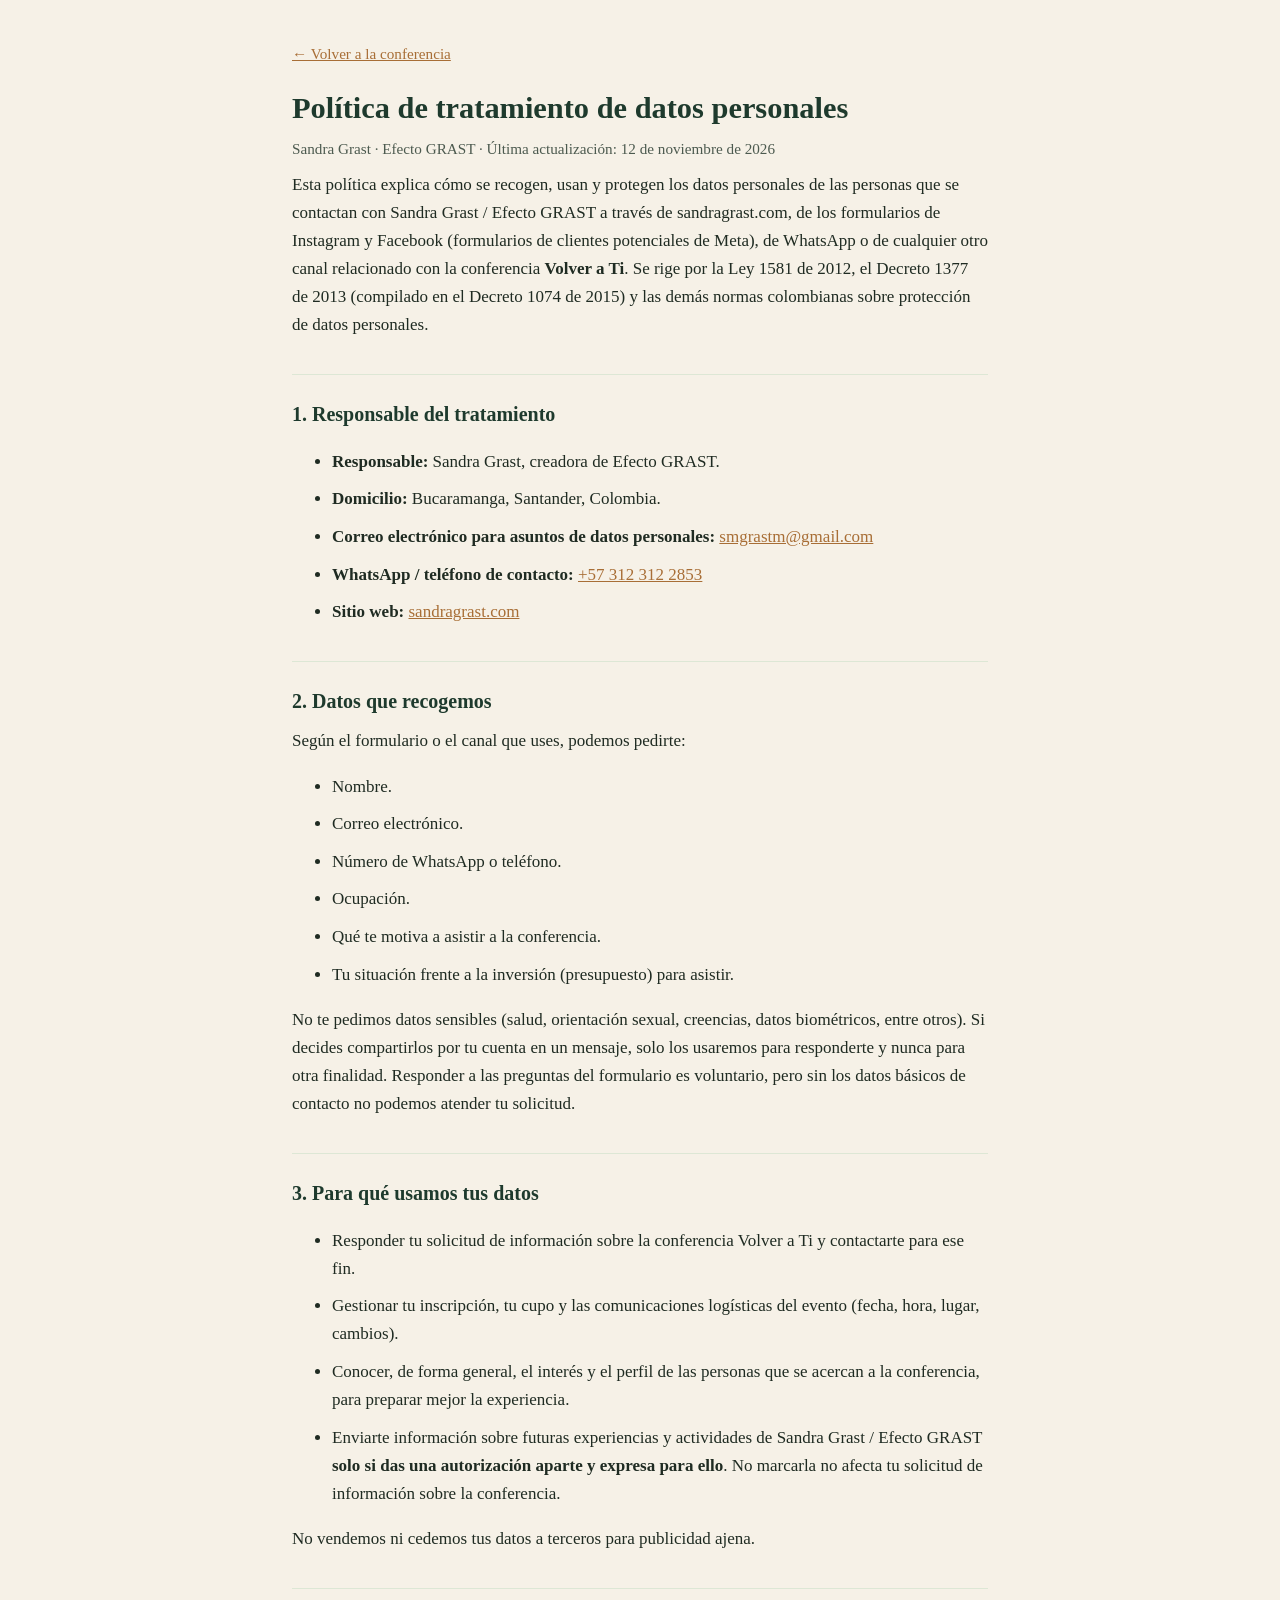
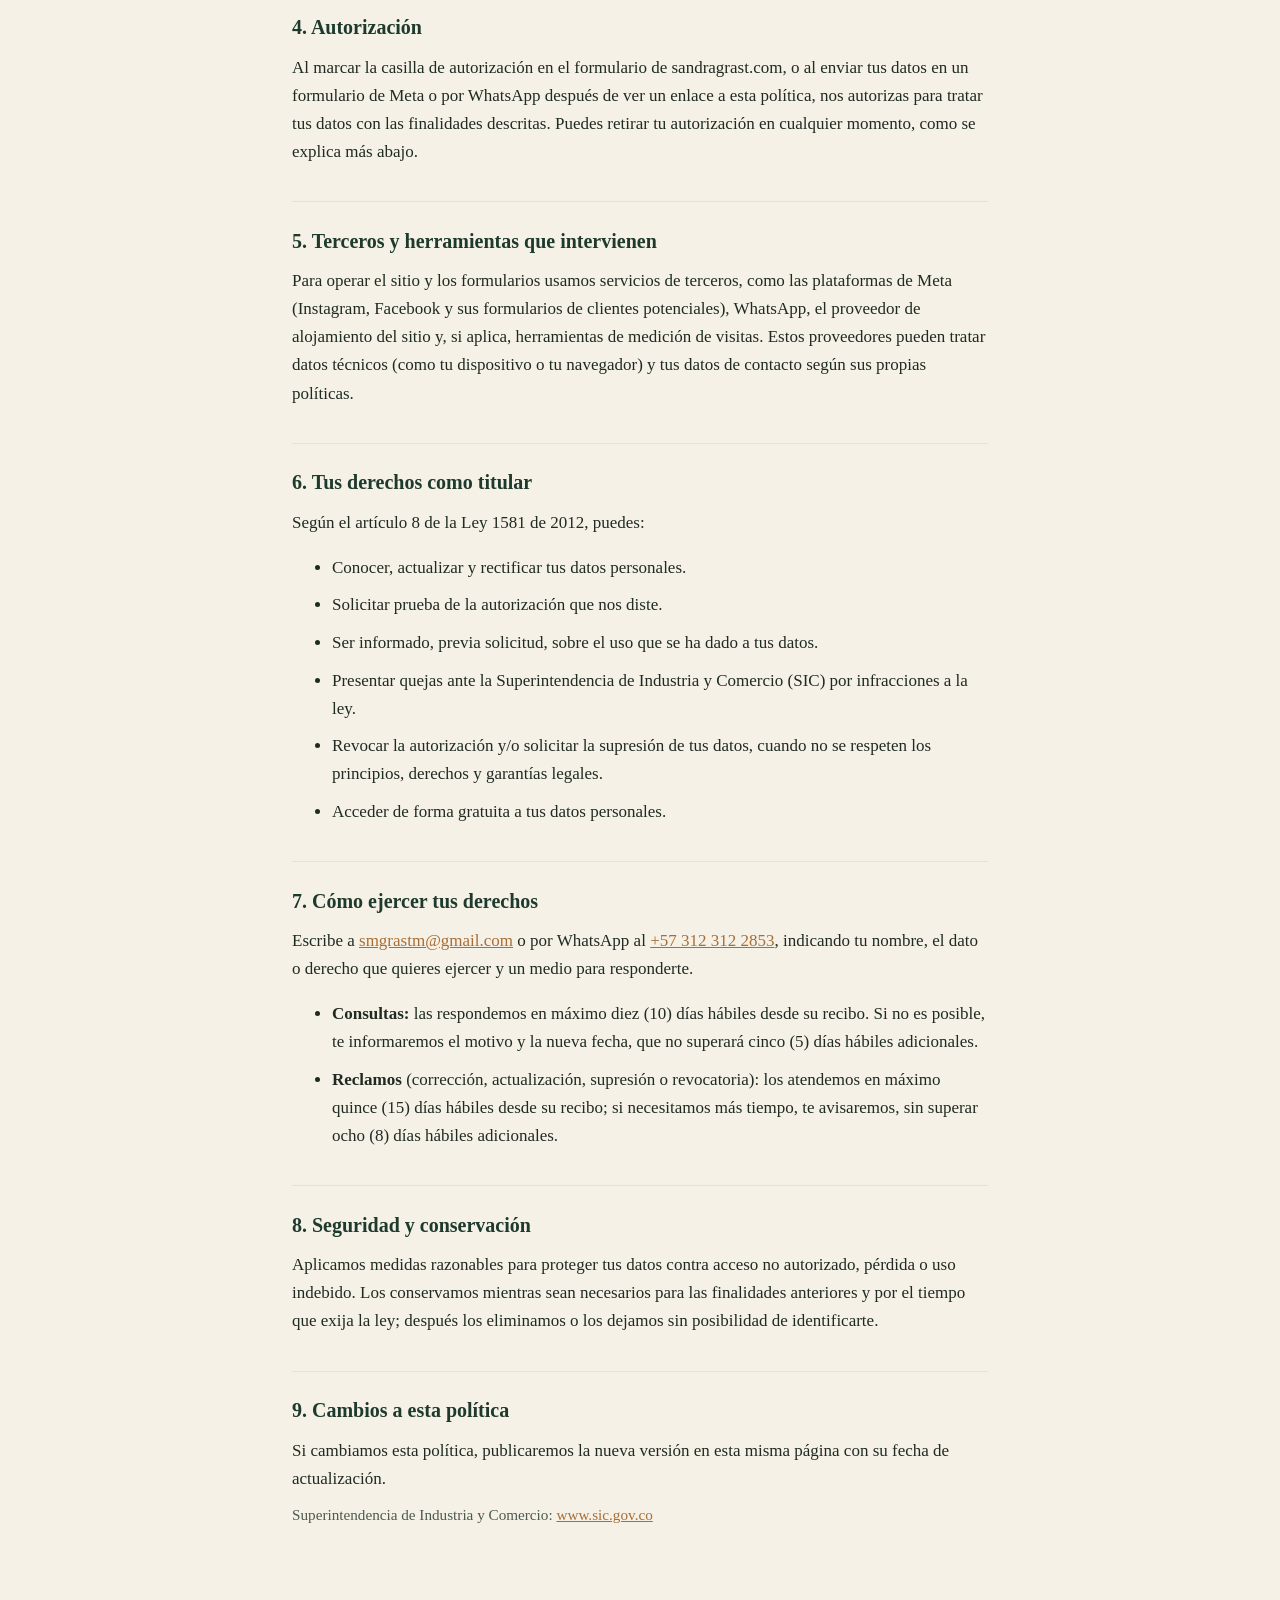
<file: privacidad/index.html>
<!doctype html>
<html lang="es-CO">
<head>
<meta charset="utf-8">
<meta name="viewport" content="width=device-width, initial-scale=1">
<title>Política de tratamiento de datos personales · Sandra Grast · Efecto GRAST</title>
<meta name="description" content="Política de tratamiento de datos personales de Sandra Grast / Efecto GRAST, conforme a la Ley 1581 de 2012 de Colombia.">
<link rel="canonical" href="https://sandragrast.com/privacidad/">
<style>
:root{--fondo:#F6F1E7;--texto:#1F2B22;--verde:#1E3A2D;--caramelo:#A86E36;--linea:#DDE7D5}
*{box-sizing:border-box}
body{margin:0;background:var(--fondo);color:var(--texto);font:17px/1.65 Georgia,"Times New Roman",serif}
main{max-width:46rem;margin:0 auto;padding:2.5rem 1.25rem 4rem}
h1{font-size:1.9rem;line-height:1.2;color:var(--verde);margin:0 0 .5rem}
h2{font-size:1.25rem;color:var(--verde);margin:2.2rem 0 .5rem;border-top:1px solid var(--linea);padding-top:1.4rem}
p,li{margin:.6rem 0}
a{color:var(--caramelo)}
.meta{color:#4C5A4F;font-size:.95rem}
.falta{background:#FFF1C9;border:1px dashed #C8915A;padding:0 .3rem;border-radius:3px}
.volver{display:inline-block;margin-bottom:1.5rem;font-size:.95rem}
</style>
</head>
<body>
<main>
<a class="volver" href="/">← Volver a la conferencia</a>
<h1>Política de tratamiento de datos personales</h1>
<p class="meta">Sandra Grast · Efecto GRAST · Última actualización: 12 de noviembre de 2026</p>

<p>Esta política explica cómo se recogen, usan y protegen los datos personales de las personas que se contactan con Sandra Grast / Efecto GRAST a través de sandragrast.com, de los formularios de Instagram y Facebook (formularios de clientes potenciales de Meta), de WhatsApp o de cualquier otro canal relacionado con la conferencia <strong>Volver a Ti</strong>. Se rige por la Ley 1581 de 2012, el Decreto 1377 de 2013 (compilado en el Decreto 1074 de 2015) y las demás normas colombianas sobre protección de datos personales.</p>

<h2>1. Responsable del tratamiento</h2>
<ul>
<li><strong>Responsable:</strong> Sandra Grast, creadora de Efecto GRAST.</li>
<li><strong>Domicilio:</strong> Bucaramanga, Santander, Colombia.</li>
<li><strong>Correo electrónico para asuntos de datos personales:</strong> <a href="mailto:smgrastm@gmail.com">smgrastm@gmail.com</a></li>
<li><strong>WhatsApp / teléfono de contacto:</strong> <a href="https://wa.me/573123122853">+57 312 312 2853</a></li>
<li><strong>Sitio web:</strong> <a href="https://sandragrast.com/">sandragrast.com</a></li>
</ul>

<h2>2. Datos que recogemos</h2>
<p>Según el formulario o el canal que uses, podemos pedirte:</p>
<ul>
<li>Nombre.</li>
<li>Correo electrónico.</li>
<li>Número de WhatsApp o teléfono.</li>
<li>Ocupación.</li>
<li>Qué te motiva a asistir a la conferencia.</li>
<li>Tu situación frente a la inversión (presupuesto) para asistir.</li>
</ul>
<p>No te pedimos datos sensibles (salud, orientación sexual, creencias, datos biométricos, entre otros). Si decides compartirlos por tu cuenta en un mensaje, solo los usaremos para responderte y nunca para otra finalidad. Responder a las preguntas del formulario es voluntario, pero sin los datos básicos de contacto no podemos atender tu solicitud.</p>

<h2>3. Para qué usamos tus datos</h2>
<ul>
<li>Responder tu solicitud de información sobre la conferencia Volver a Ti y contactarte para ese fin.</li>
<li>Gestionar tu inscripción, tu cupo y las comunicaciones logísticas del evento (fecha, hora, lugar, cambios).</li>
<li>Conocer, de forma general, el interés y el perfil de las personas que se acercan a la conferencia, para preparar mejor la experiencia.</li>
<li>Enviarte información sobre futuras experiencias y actividades de Sandra Grast / Efecto GRAST <strong>solo si das una autorización aparte y expresa para ello</strong>. No marcarla no afecta tu solicitud de información sobre la conferencia.</li>
</ul>
<p>No vendemos ni cedemos tus datos a terceros para publicidad ajena.</p>

<h2>4. Autorización</h2>
<p>Al marcar la casilla de autorización en el formulario de sandragrast.com, o al enviar tus datos en un formulario de Meta o por WhatsApp después de ver un enlace a esta política, nos autorizas para tratar tus datos con las finalidades descritas. Puedes retirar tu autorización en cualquier momento, como se explica más abajo.</p>

<h2>5. Terceros y herramientas que intervienen</h2>
<p>Para operar el sitio y los formularios usamos servicios de terceros, como las plataformas de Meta (Instagram, Facebook y sus formularios de clientes potenciales), WhatsApp, el proveedor de alojamiento del sitio y, si aplica, herramientas de medición de visitas. Estos proveedores pueden tratar datos técnicos (como tu dispositivo o tu navegador) y tus datos de contacto según sus propias políticas.</p>

<h2>6. Tus derechos como titular</h2>
<p>Según el artículo 8 de la Ley 1581 de 2012, puedes:</p>
<ul>
<li>Conocer, actualizar y rectificar tus datos personales.</li>
<li>Solicitar prueba de la autorización que nos diste.</li>
<li>Ser informado, previa solicitud, sobre el uso que se ha dado a tus datos.</li>
<li>Presentar quejas ante la Superintendencia de Industria y Comercio (SIC) por infracciones a la ley.</li>
<li>Revocar la autorización y/o solicitar la supresión de tus datos, cuando no se respeten los principios, derechos y garantías legales.</li>
<li>Acceder de forma gratuita a tus datos personales.</li>
</ul>

<h2>7. Cómo ejercer tus derechos</h2>
<p>Escribe a <a href="mailto:smgrastm@gmail.com">smgrastm@gmail.com</a> o por WhatsApp al <a href="https://wa.me/573123122853">+57 312 312 2853</a>, indicando tu nombre, el dato o derecho que quieres ejercer y un medio para responderte.</p>
<ul>
<li><strong>Consultas:</strong> las respondemos en máximo diez (10) días hábiles desde su recibo. Si no es posible, te informaremos el motivo y la nueva fecha, que no superará cinco (5) días hábiles adicionales.</li>
<li><strong>Reclamos</strong> (corrección, actualización, supresión o revocatoria): los atendemos en máximo quince (15) días hábiles desde su recibo; si necesitamos más tiempo, te avisaremos, sin superar ocho (8) días hábiles adicionales.</li>
</ul>

<h2>8. Seguridad y conservación</h2>
<p>Aplicamos medidas razonables para proteger tus datos contra acceso no autorizado, pérdida o uso indebido. Los conservamos mientras sean necesarios para las finalidades anteriores y por el tiempo que exija la ley; después los eliminamos o los dejamos sin posibilidad de identificarte.</p>

<h2>9. Cambios a esta política</h2>
<p>Si cambiamos esta política, publicaremos la nueva versión en esta misma página con su fecha de actualización.</p>

<p class="meta">Superintendencia de Industria y Comercio: <a href="https://www.sic.gov.co" rel="noopener">www.sic.gov.co</a></p>
</main>
</body>
</html>
</file>
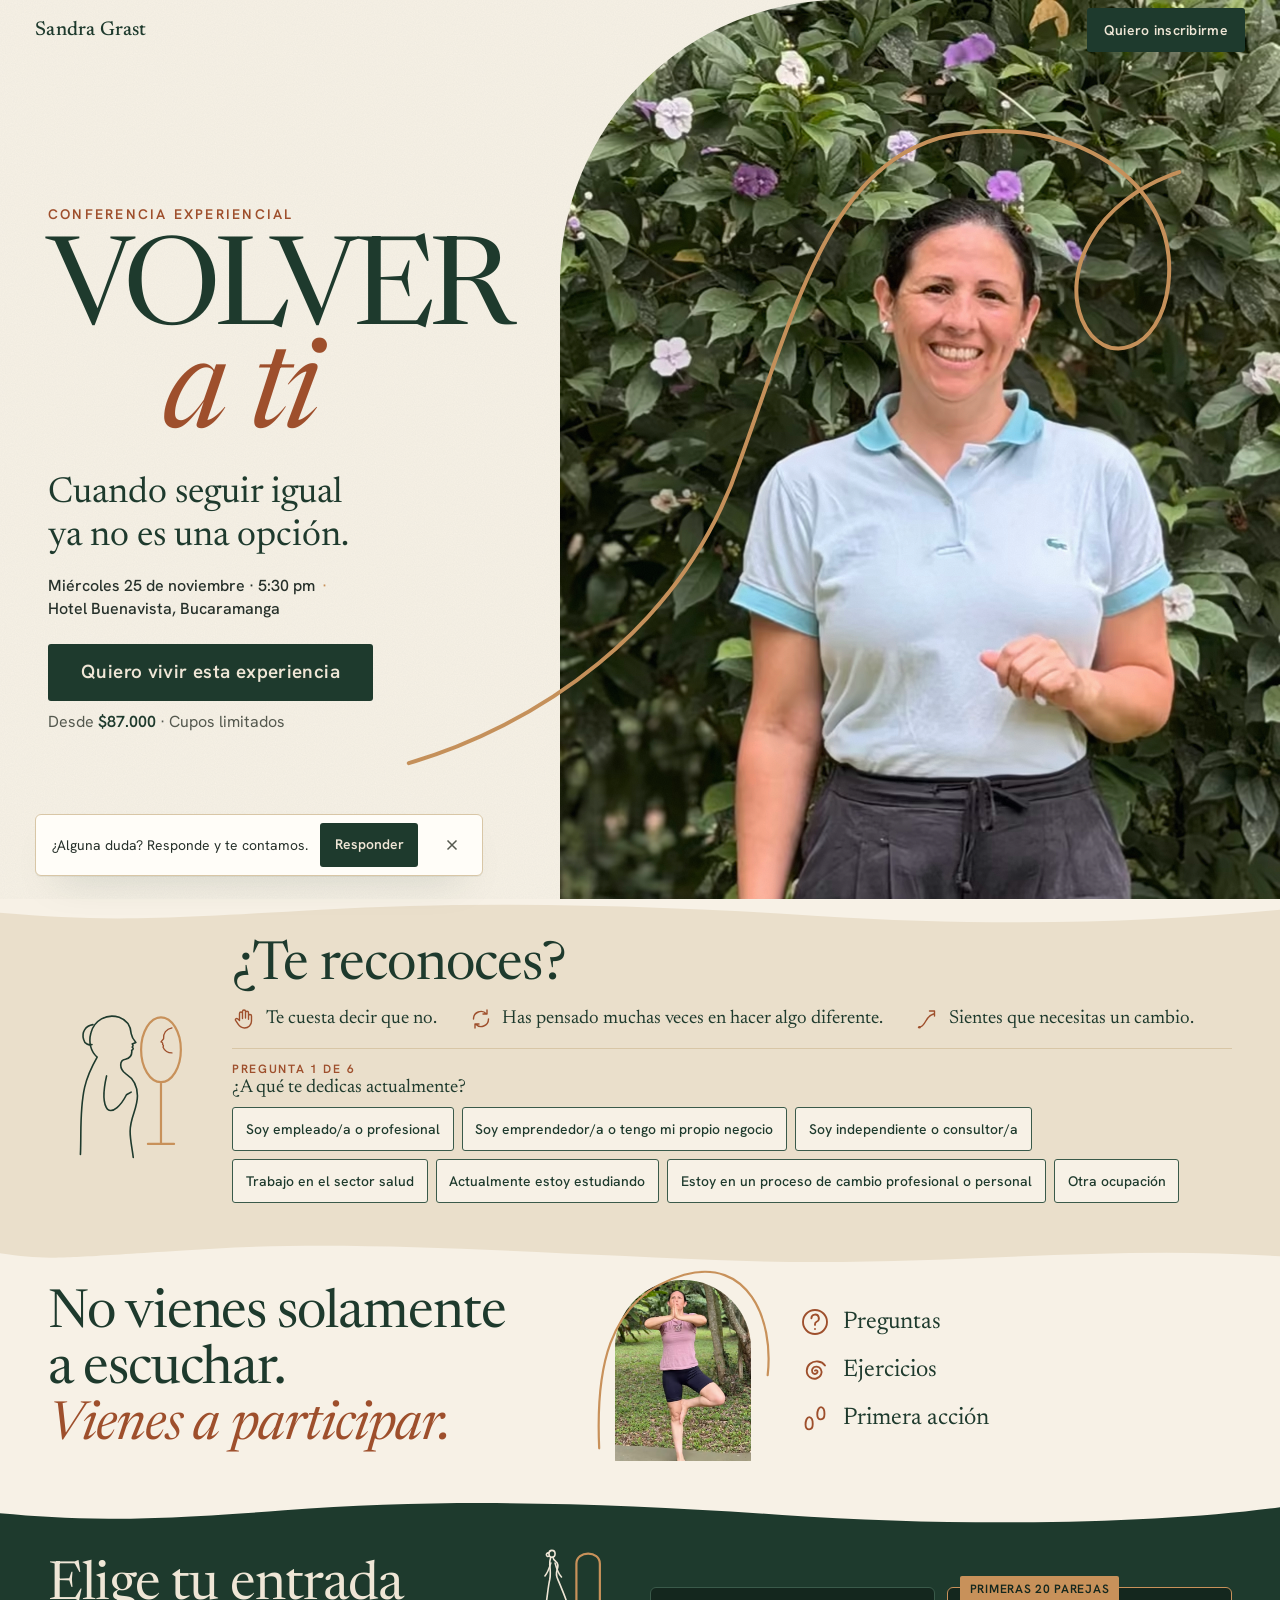
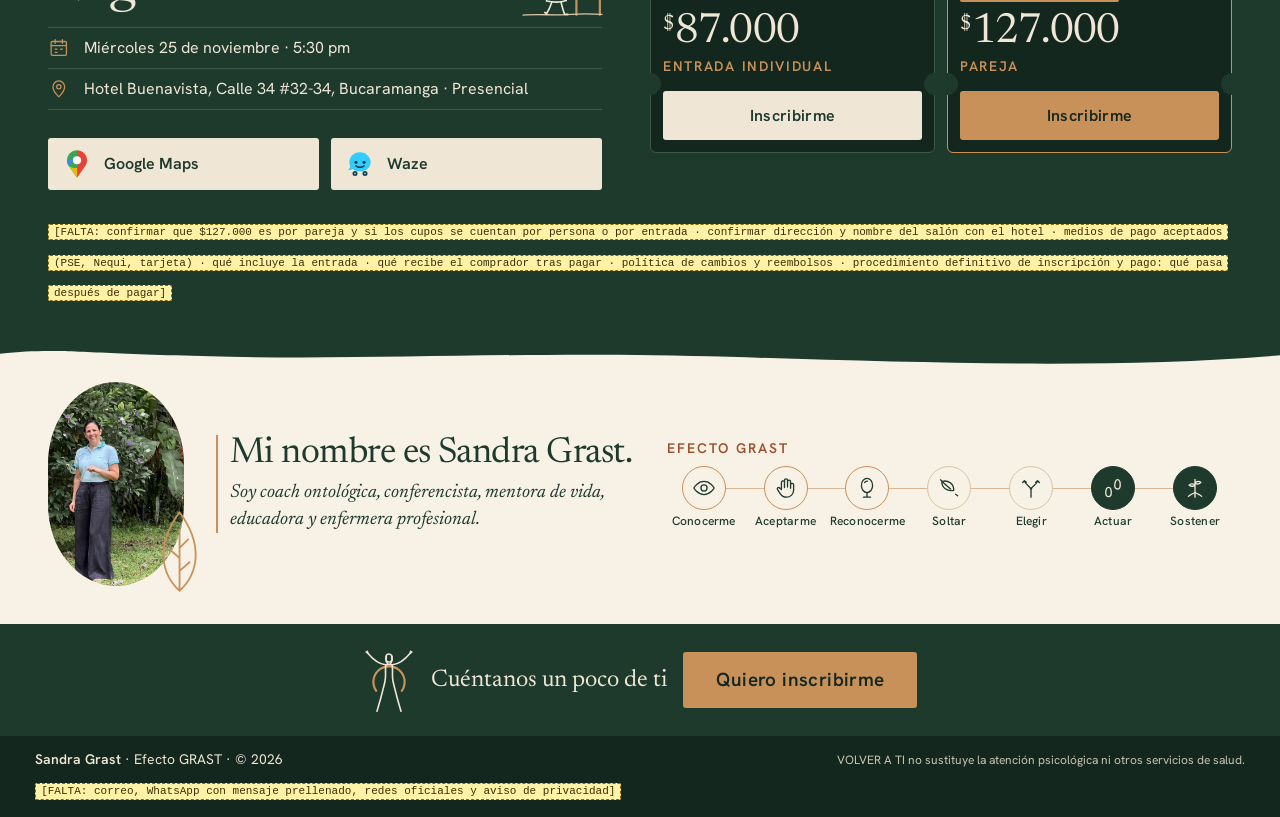
<file: index.src.html>
<!doctype html>
<html lang="es-CO">
<head>
<meta charset="utf-8">
<meta name="viewport" content="width=device-width, initial-scale=1, viewport-fit=cover">
<meta name="color-scheme" content="light">
<meta name="format-detection" content="telephone=no, date=no, address=no, email=no">
<title>VOLVER A TI · Conferencia experiencial de Sandra Grast · Bucaramanga</title>
<meta name="description" content="VOLVER A TI, conferencia experiencial de Sandra Grast, coach ontológica y creadora de Efecto GRAST. Cuando seguir igual ya no es una opción. 25 de noviembre de 2026, 5:30 pm, Hotel Buenavista, Bucaramanga.">
<meta name="theme-color" content="#1E3A2D">
<meta name="robots" content="index, follow, max-image-preview:large">
<link rel="canonical" href="https://sandragrast.com/">
<link rel="icon" href="favicon.svg" type="image/svg+xml">
<link rel="icon" href="favicon.ico" sizes="48x48">
<link rel="apple-touch-icon" href="apple-touch-icon.png">
<meta property="og:type" content="website">
<meta property="og:locale" content="es_CO">
<meta property="og:site_name" content="Sandra Grast">
<meta property="og:url" content="https://sandragrast.com/">
<meta property="og:title" content="VOLVER A TI · Conferencia experiencial de Sandra Grast">
<meta property="og:description" content="Cuando seguir igual ya no es una opción. Miércoles 25 de noviembre de 2026, 5:30 pm, Hotel Buenavista, Bucaramanga.">
<meta property="og:image" content="https://sandragrast.com/img/og-volver-a-ti.jpg">
<meta property="og:image:width" content="1200">
<meta property="og:image:height" content="630">
<meta property="og:image:alt" content="VOLVER A TI, conferencia experiencial de Sandra Grast, 25 de noviembre en Bucaramanga, con Sandra sonriendo delante de un jardín">
<meta name="twitter:card" content="summary_large_image">
<meta name="twitter:title" content="VOLVER A TI · Conferencia experiencial de Sandra Grast">
<meta name="twitter:description" content="Cuando seguir igual ya no es una opción. Miércoles 25 de noviembre de 2026, 5:30 pm, Hotel Buenavista, Bucaramanga.">
<meta name="twitter:image" content="https://sandragrast.com/img/og-volver-a-ti.jpg">
<link rel="preconnect" href="https://connect.facebook.net" crossorigin>
<link rel="dns-prefetch" href="https://www.facebook.com">
<script type="application/ld+json">{"@context":"https://schema.org","@type":"Event","name":"VOLVER A TI · Conferencia experiencial","description":"Conferencia experiencial de Sandra Grast, coach ontológica y creadora de Efecto GRAST.","startDate":"2026-11-25T17:30:00-05:00","eventAttendanceMode":"https://schema.org/OfflineEventAttendanceMode","eventStatus":"https://schema.org/EventScheduled","inLanguage":"es-CO","image":["https://sandragrast.com/img/og-volver-a-ti.jpg"],"location":{"@type":"Place","name":"Hotel Buenavista","address":{"@type":"PostalAddress","streetAddress":"Calle 34 #32-34","addressLocality":"Bucaramanga","addressRegion":"Santander","addressCountry":"CO"}},"performer":{"@type":"Person","name":"Sandra Grast"},"organizer":{"@type":"Person","name":"Sandra Grast","url":"https://sandragrast.com/"},"offers":[{"@type":"Offer","name":"Entrada individual","price":"87000","priceCurrency":"COP","availability":"https://schema.org/InStock","url":"https://sandragrast.com/"},{"@type":"Offer","name":"Entrada en pareja (primeras 20 parejas)","price":"127000","priceCurrency":"COP","availability":"https://schema.org/InStock","url":"https://sandragrast.com/"}]}</script>
<link rel="stylesheet" href="https://fonts.googleapis.com/css2?family=Newsreader:ital,opsz,wght@0,6..72,400;0,6..72,500;1,6..72,400&family=Hanken+Grotesk:wght@400;500;600&display=swap">
<link rel="preload" as="image" type="image/avif" imagesrcset="img/sandra-hero-480.avif 480w, img/sandra-hero-720.avif 720w, img/sandra-hero-1000.avif 1000w" imagesizes="(min-width: 56rem) 46vw, 100vw" fetchpriority="high">
<link rel="stylesheet" href="css/styles.css?v=25">
<script>document.documentElement.classList.add('js');setTimeout(function(){if(!window.__vat)document.documentElement.classList.add('rev-all')},5000)</script>
<!-- Meta Pixel --><script>
!function(f,b,e,v,n,t,s){if(f.fbq)return;n=f.fbq=function(){n.callMethod?
n.callMethod.apply(n,arguments):n.queue.push(arguments)};if(!f._fbq)f._fbq=n;
n.push=n;n.loaded=!0;n.version='2.0';n.queue=[];t=b.createElement(e);t.async=!0;
t.src=v;s=b.getElementsByTagName(e)[0];s.parentNode.insertBefore(t,s)}(window,
document,'script','https://connect.facebook.net/en_US/fbevents.js');

fbq('init', '1837235310745837');
fbq('track', "PageView");</script></head>
<body><noscript><img height="1" width="1" style="display:none"
src="https://www.facebook.com/tr?id=1837235310745837&ev=PageView&noscript=1"
/></noscript>
<a class="skip" href="#contenido">Saltar al contenido</a>

<header class="nav" id="nav">
  <a class="wordmark" href="#inicio" aria-label="Sandra Grast, inicio">
    <span class="wordmark__name">Sandra Grast</span>
  </a>
  <a class="btn btn--sm" href="#entradas" data-abrir-form data-origen="nav" aria-haspopup="dialog">Quiero inscribirme</a>
</header>

<main id="contenido">

<!-- 1 · HERO · la foto de Sandra y el lazo que vuelve sobre sí mismo -->
<section class="hero" id="inicio" aria-labelledby="hero-titulo">
  <figure class="hero__foto" id="hero-foto">
    <picture>
      <source type="image/avif" srcset="img/sandra-hero-480.avif 480w, img/sandra-hero-720.avif 720w, img/sandra-hero-1000.avif 1000w" sizes="(min-width: 56rem) 46vw, 100vw">
      <source type="image/webp" srcset="img/sandra-hero-480.webp 480w, img/sandra-hero-720.webp 720w, img/sandra-hero-1000.webp 1000w" sizes="(min-width: 56rem) 46vw, 100vw">
      <img class="hero__img" src="img/sandra-hero-720.webp" width="1000" height="1250" fetchpriority="high" decoding="async" alt="Sandra Grast sonríe de frente a la cámara, con camiseta celeste, delante de un arbusto con flores moradas y blancas en un jardín">
    </picture>
    <svg class="hero__lazo" viewBox="0 0 1000 1250" preserveAspectRatio="xMidYMid slice" aria-hidden="true" focusable="false">
      <path d="M-210 1060C-40 1010 170 880 250 640 330 420 380 200 570 184 725 167 860 259 845 394 835 489 755 514 725 444 698 379 740 279 860 239"/>
    </svg>
  </figure>

  <div class="hero__in">
    <p class="hero__kicker">Conferencia experiencial</p>
    <h1 id="hero-titulo" class="hero__title"><span class="hero__l1">Volver</span> <span class="hero__l2">a&nbsp;ti</span></h1>
    <p class="hero__sub">Cuando seguir igual ya no es una opción.</p>
    <p class="hero__data">
      <time datetime="2026-11-25T17:30">Miércoles 25 de noviembre · 5:30 pm</time>
      <span class="hero__sep" aria-hidden="true">·</span> <span>Hotel Buenavista, Bucaramanga</span>
    </p>
    <div class="hero__ctas">
      <a class="btn btn--lg" href="#entradas" data-abrir-form data-origen="hero" aria-haspopup="dialog">Quiero vivir esta experiencia</a>
      <p class="hero__precio">Desde <strong>$87.000</strong> · Cupos limitados</p>
    </div>
  </div>
</section>

<!-- iconos de línea (sprite, decorativos) -->
<svg class="sprite" aria-hidden="true" focusable="false">
  <symbol id="i-ojo" viewBox="0 0 24 24"><path d="M2 12s3.6-6.5 10-6.5S22 12 22 12s-3.6 6.5-10 6.5S2 12 2 12z"/><circle cx="12" cy="12" r="3"/></symbol>
  <symbol id="i-bucle" viewBox="0 0 24 24"><path d="M4.5 12a7.5 7.5 0 0 1 13-5.1M18 3v4h-4M19.5 12a7.5 7.5 0 0 1-13 5.1M6 21v-4h4"/></symbol>
  <symbol id="i-espiral" viewBox="0 0 24 24"><path d="M12 12.5c.9-.9 2.3 0 1.8 1.3-.6 1.5-3 1.6-3.8 0-1-2 .6-4.3 3-4.3 3 0 4.6 3 3.6 5.7-1.2 3.3-5.6 4.4-8.4 2.2C5 15.2 5 10 8.3 7.3 11.6 4.6 17 5 19.5 8.6"/></symbol>
  <symbol id="i-sendero" viewBox="0 0 24 24"><path d="M3.5 20.5c3.5-.5 5.5-3 7-6s3.8-6.2 8-7.5M14.5 4h5v5"/><circle cx="4.5" cy="20.2" r=".6"/></symbol>
  <symbol id="i-mano" viewBox="0 0 24 24"><path d="M7.5 13V6.5a1.5 1.5 0 0 1 3 0V11.5M10.5 11V4.5a1.5 1.5 0 0 1 3 0V11M13.5 11V5.8a1.5 1.5 0 0 1 3 0V12M16.5 12.2V9a1.5 1.5 0 0 1 3 0v5c0 4-3 7-7 7-3 0-5-1.6-6.4-3.8L3.6 13.4c-.7-1.2.8-2.5 1.9-1.6l2 1.7"/></symbol>
  <symbol id="i-espejo" viewBox="0 0 24 24"><ellipse cx="12" cy="9.5" rx="5.5" ry="7"/><path d="M12 16.5V21M8.5 21h7M9.6 6.6c.7-1 1.7-1.5 2.9-1.4"/></symbol>
  <symbol id="i-hoja" viewBox="0 0 24 24"><path d="M5 5.5c6.2-1.6 12 2.3 11.6 8.9C10.3 15.6 4.6 11.7 5 5.5zM5 5.5l8.6 7.4M3 3l2 2.5M18.5 18c.8.8 1.5 1.6 2.5 2"/></symbol>
  <symbol id="i-cruce" viewBox="0 0 24 24"><path d="M12 21v-7M12 14c0-4-5.5-4.6-6.5-9M12 14c0-4 5.5-4.6 6.5-9M3.8 6.6l1.7-1.8 1.9 1.6M16.6 6.4l1.9-1.6 1.7 1.8"/></symbol>
  <symbol id="i-paso" viewBox="0 0 24 24"><path d="M7.6 20.5c-1.8 0-2.7-1.6-2.7-3.6 0-2.6 1-5.6 2.8-5.6s2.7 2.5 2.6 5.2c0 2.2-.9 4-2.7 4zM16.4 13c-1.8 0-2.7-1.6-2.7-3.6 0-2.6 1-5.6 2.8-5.6s2.7 2.5 2.6 5.2c0 2.2-.9 4-2.7 4z"/></symbol>
  <symbol id="i-raiz" viewBox="0 0 24 24"><path d="M12 3.5V21M12 16c-1.6 2-4.6 2-6.5 4.2M12 16c1.6 2 4.6 2 6.5 4.2M12 9c-2-1.6-4.5-1.5-5.8.2 2 1.4 4.2 1.4 5.8-.2zM12 7c1.8-1.8 4.4-1.9 5.8-.3-1.9 1.6-4.2 1.8-5.8.3z"/></symbol>
  <symbol id="i-pregunta" viewBox="0 0 24 24"><circle cx="12" cy="12" r="9"/><path d="M9.3 9.2a2.8 2.8 0 1 1 3.9 2.6c-.8.4-1.2 1-1.2 1.8v.6M12 17.2v.1"/></symbol>
  <symbol id="i-cal" viewBox="0 0 24 24"><rect x="3.5" y="5" width="17" height="15.5" rx="1.5"/><path d="M3.5 9.5h17M8 3v4M16 3v4M8 13.5h2M14 13.5h2M8 17h2"/></symbol>
  <symbol id="i-pin" viewBox="0 0 24 24"><path d="M12 21s-6.5-6.2-6.5-11.2a6.5 6.5 0 0 1 13 0C18.5 14.8 12 21 12 21z"/><circle cx="12" cy="9.8" r="2.4"/></symbol>
</svg>

<!-- 2 · TE RECONOCES + pregunta 1 a un toque -->
<section class="sec reconoces" id="reconoces" aria-labelledby="rec-titulo">
  <svg class="ola" viewBox="0 0 1440 40" preserveAspectRatio="none" aria-hidden="true" focusable="false"><path d="M0 0h1440v14c-160 18-330 22-520 8S540 2 360 14 120 30 0 18z"/></svg>
  <div class="reconoces__in">
    <!-- silueta: mujer de perfil frente al espejo -->
    <svg class="figura figura--espejo dibujo" viewBox="0 0 260 320" aria-hidden="true" focusable="false">
      <path class="f-acento" pathLength="1" d="M216 58c21 0 38 28 38 62s-17 62-38 62-38-28-38-62 17-62 38-62zM216 182v118M191 300h50"/>
      <path class="f-reflejo" pathLength="1" d="M237 78c-11 2-17 11-16 21l-5 6c3 1 4 3 3 5 2 1 2 3 1 5 3 7 9 11 17 11"/>
      <path pathLength="1" d="M62 320c2-40-2-84 8-128 6-26 16-44 24-58-12-10-17-28-12-46 6-24 30-38 54-30 14 5 22 17 23 31 1 6 3 10 9 17l-7 3c2 2 2 4 0 6 3 2 2 5-1 6 1 8-3 15-12 17-6 1-9 5-9 11 0 7 3 12 10 17 14 9 22 22 22 42 0 26-14 40-14 68 0 18 4 32 6 50"/>
      <path pathLength="1" d="M86 72c-14 2-22 14-18 28 2 9 10 12 16 10"/>
      <path pathLength="1" d="M112 170C106 196 104 222 114 234 124 242 140 226 150 206l9-5"/>
    </svg>
    <h2 id="rec-titulo" class="h2 reconoces__t">¿Te reconoces?</h2>
    <ul class="espejo reveal">
      <li><svg class="ico" aria-hidden="true" focusable="false"><use href="#i-mano"/></svg><span>Te cuesta decir que no.</span></li>
      <li><svg class="ico" aria-hidden="true" focusable="false"><use href="#i-bucle"/></svg><span>Has pensado muchas veces en hacer algo diferente.</span></li>
      <li><svg class="ico" aria-hidden="true" focusable="false"><use href="#i-sendero"/></svg><span>Sientes que necesitas un cambio.</span></li>
    </ul>
    <span class="falta" hidden>[FALTA: Sandra confirma estas 3 frases; son el primer tramo literal (hasta la coma) de 3 situaciones del guion]</span>

    <div class="captar" id="empezar" data-con-js hidden>
      <p class="captar__eyebrow">Pregunta 1 de 6</p>
      <p id="captar-titulo" class="captar__q">¿A qué te dedicas actualmente?</p>
      <div class="captar__ops" role="group" aria-labelledby="captar-titulo">
        <button type="button" class="captar__op" data-ocupacion="Soy empleado/a o profesional." aria-haspopup="dialog">Soy empleado/a o profesional</button>
        <button type="button" class="captar__op" data-ocupacion="Soy emprendedor/a o tengo mi propio negocio." aria-haspopup="dialog">Soy emprendedor/a o tengo mi propio negocio</button>
        <button type="button" class="captar__op" data-ocupacion="Soy independiente o consultor/a." aria-haspopup="dialog">Soy independiente o consultor/a</button>
        <button type="button" class="captar__op" data-ocupacion="Trabajo en el sector salud." aria-haspopup="dialog">Trabajo en el sector salud</button>
        <button type="button" class="captar__op" data-ocupacion="Actualmente estoy estudiando." aria-haspopup="dialog">Actualmente estoy estudiando</button>
        <button type="button" class="captar__op" data-ocupacion="Estoy en un proceso de cambio profesional o personal." aria-haspopup="dialog">Estoy en un proceso de cambio profesional o personal</button>
        <button type="button" class="captar__op" data-ocupacion="Otra ocupación." aria-haspopup="dialog">Otra ocupación</button>
      </div>
    </div>
  </div>
</section>

<!-- 3 · QUÉ VIVIRÁS -->
<section class="sec vivir" id="experiencia" aria-labelledby="vivir-titulo">
  <svg class="ola ola--arena" viewBox="0 0 1440 40" preserveAspectRatio="none" aria-hidden="true" focusable="false"><path d="M0 0h1440v20c-200-16-380 14-600 6S420-2 240 10 60 26 0 16z"/></svg>
  <div class="vivir__in">
    <h2 id="vivir-titulo" class="vivir__titulo"><span>No vienes solamente a escuchar.</span> <span class="vivir__b">Vienes a participar.</span></h2>
    <figure class="arco dibujo">
      <picture>
        <source type="image/avif" srcset="img/sandra-arbol-480.avif 480w, img/sandra-arbol-720.avif 720w, img/sandra-arbol-960.avif 960w" sizes="(min-width: 56rem) 9rem, (min-width: 32rem) 15rem, calc(100vw - 2rem)">
        <img class="arco__img" src="img/sandra-arbol-720.webp" srcset="img/sandra-arbol-480.webp 480w, img/sandra-arbol-720.webp 720w, img/sandra-arbol-960.webp 960w" sizes="(min-width: 56rem) 9rem, (min-width: 32rem) 15rem, calc(100vw - 2rem)" width="720" height="962" loading="lazy" decoding="async" alt="Sandra Grast en el jardín, de pie sobre una pierna en la postura del árbol, con las manos unidas frente al pecho">
      </picture>
      <svg class="arco__trazo" viewBox="0 0 200 268" preserveAspectRatio="none" aria-hidden="true" focusable="false"><path pathLength="1" d="M-6 250C-10 150 0 40 100 8c78-24 112 60 104 140"/></svg>
    </figure>
    <ul class="pasos reveal" aria-label="Qué harás durante la conferencia">
      <li><svg class="ico" aria-hidden="true" focusable="false"><use href="#i-pregunta"/></svg><span>Preguntas</span></li>
      <li><svg class="ico" aria-hidden="true" focusable="false"><use href="#i-espiral"/></svg><span>Ejercicios</span></li>
      <li><svg class="ico" aria-hidden="true" focusable="false"><use href="#i-paso"/></svg><span>Primera acción</span></li>
    </ul>
  </div>
</section>

<!-- 4 · ENTRADAS + CÓMO LLEGAR -->
<section class="sec entradas" id="entradas" aria-labelledby="ent-titulo">
  <svg class="ola ola--papel" viewBox="0 0 1440 40" preserveAspectRatio="none" aria-hidden="true" focusable="false"><path d="M0 0h1440v12c-140 22-360 26-560 10S500 0 320 16 80 28 0 20z"/></svg>
  <div class="entradas__grid">
    <div class="entradas__info">
      <div class="entradas__cab">
        <h2 id="ent-titulo" class="h2 h2--claro">Elige tu entrada</h2>
        <!-- silueta: mujer caminando hacia una puerta en arco -->
        <svg class="figura figura--puerta dibujo" viewBox="0 0 300 300" aria-hidden="true" focusable="false">
          <path class="f-acento" pathLength="1" d="M204 292V100c0-50 88-50 88 0v192"/>
          <path class="f-reflejo" pathLength="1" d="M4 293c60-5 120 2 180-3 40-3 80-2 116 0"/>
          <path pathLength="1" d="M112 50c7 0 12 6 12 13s-5 13-12 13-11-6-11-13 4-13 11-13zM101 60c-7-2-11 4-9 9 1 4 6 5 9 3"/>
          <path pathLength="1" d="M116 76C117 84 121 88 127 92 135 98 136 110 132 122 128 134 128 146 134 158 144 182 156 210 166 238 150 244 120 246 92 240 96 214 98 186 104 160 108 140 106 120 104 104 103 92 106 82 108 76"/>
          <path pathLength="1" d="M146 242C150 260 154 276 160 290h12M112 244C106 262 100 276 92 288l-7-5"/>
          <path pathLength="1" d="M124 98C130 120 136 138 148 150M108 98C102 118 96 134 86 146"/>
        </svg>
      </div>
      <dl class="ficha">
        <div><dt><svg class="ico" aria-hidden="true" focusable="false"><use href="#i-cal"/></svg><span class="sr">Cuándo</span></dt><dd><time datetime="2026-11-25T17:30">Miércoles 25 de noviembre · 5:30 pm</time> <span class="falta" hidden>[FALTA: confirmar duración (2 h vs 90 min) y hora de finalización]</span></dd></div>
        <div><dt><svg class="ico" aria-hidden="true" focusable="false"><use href="#i-pin"/></svg><span class="sr">Dónde</span></dt><dd>Hotel Buenavista, Calle 34 #32-34, Bucaramanga · Presencial</dd></div>
      </dl>
    </div>

    <div class="tickets">
      <article class="ticket" aria-labelledby="t1">
        <p class="ticket__precio"><span class="ticket__cop">$</span>87.000</p>
        <h3 id="t1" class="ticket__tipo">Entrada individual</h3>
        <a class="btn btn--full btn--claro" href="#entradas" data-abrir-form data-entrada="individual" data-origen="boton-ticket-individual" aria-haspopup="dialog" aria-label="Inscribirme con la entrada individual de 87.000 pesos">Inscribirme</a>
      </article>
      <article class="ticket ticket--pareja" aria-labelledby="t2">
        <p class="ticket__sello">Primeras 20 parejas</p>
        <p class="ticket__precio"><span class="ticket__cop">$</span>127.000</p>
        <h3 id="t2" class="ticket__tipo">Pareja</h3>
        <a class="btn btn--full btn--caramelo" href="#entradas" data-abrir-form data-entrada="pareja" data-origen="boton-ticket-pareja" aria-haspopup="dialog" aria-label="Inscribirme con la entrada en pareja de 127.000 pesos">Inscribirme</a>
      </article>
    </div>

    <div class="mapas" role="group" aria-label="Cómo llegar al Hotel Buenavista">
      <a class="mapa" href="https://www.google.com/maps/search/?api=1&amp;query=Hotel+Buena+Vista%2C+Calle+34+%2332-34%2C+Mejoras+P%C3%BAblicas%2C+Bucaramanga" target="_blank" rel="noopener" aria-label="Google Maps: abrir la ubicación del Hotel Buenavista">
        <svg class="mapa__logo" viewBox="0 0 48 48" aria-hidden="true" focusable="false">
          <path fill="#34A853" d="M24 2C15.2 2 8 9.2 8 18c0 3.2 1 6.2 2.6 8.7L24 46V2z"/>
          <path fill="#EA4335" d="M24 2c8.8 0 16 7.2 16 16 0 3.2-1 6.2-2.6 8.7L24 46V2z"/>
          <path fill="#FBBC04" d="M10.6 26.7C12.7 30 17.5 36 24 46V30.5c-6 0-11.4-1.4-13.4-3.8z" opacity=".9"/>
          <path fill="#4285F4" d="M8 18c0 3.2 1 6.2 2.6 8.7L24 12 8 18z" opacity=".9"/>
          <circle cx="24" cy="18" r="6.5" fill="#fff"/>
        </svg>
        <span class="mapa__txt">Google Maps</span>
      </a>
      <a class="mapa" href="https://waze.com/ul?q=Hotel%20Buena%20Vista%20Calle%2034%20%2332-34%20Bucaramanga&amp;navigate=yes" target="_blank" rel="noopener" aria-label="Waze: ir al Hotel Buenavista con navegación">
        <svg class="mapa__logo" viewBox="0 0 48 48" aria-hidden="true" focusable="false">
          <path fill="#33CCFF" d="M24 5C14 5 7 12 7 21c0 2.4.5 4.6 1.4 6.5-.7 2.8-2 4.9-3.4 6 2.6.4 5.2-.1 7.4-1.4C14.6 34.5 19 36 24 36c10 0 17-7 17-15S34 5 24 5z"/>
          <circle cx="17.5" cy="21" r="2.4" fill="#1B3B4A"/>
          <circle cx="30.5" cy="21" r="2.4" fill="#1B3B4A"/>
          <path d="M17.5 27c3.4 3 9.6 3 13 0" fill="none" stroke="#1B3B4A" stroke-width="2.4" stroke-linecap="round"/>
          <circle cx="16" cy="39" r="4" fill="#1B3B4A"/><circle cx="32" cy="39" r="4" fill="#1B3B4A"/>
          <circle cx="16" cy="39" r="1.6" fill="#33CCFF"/><circle cx="32" cy="39" r="1.6" fill="#33CCFF"/>
        </svg>
        <span class="mapa__txt">Waze</span>
      </a>
    </div>
  </div>

  <p class="entradas__pend"><span class="falta">[FALTA: confirmar que $127.000 es por pareja y si los cupos se cuentan por persona o por entrada · confirmar dirección y nombre del salón con el hotel · medios de pago aceptados (PSE, Nequi, tarjeta) · qué incluye la entrada · qué recibe el comprador tras pagar · política de cambios y reembolsos · procedimiento definitivo de inscripción y pago: qué pasa después de pagar]</span></p>
</section>

<!-- 5 · SANDRA + EFECTO GRAST -->
<section class="sec sandra" id="sandra" aria-labelledby="sandra-titulo">
  <svg class="ola ola--verde" viewBox="0 0 1440 40" preserveAspectRatio="none" aria-hidden="true" focusable="false"><path d="M0 0h1440v16c-180 18-400 10-620 2S440 22 260 18 70 6 0 14z"/></svg>
  <div class="sandra__in">
    <figure class="ovalo dibujo">
      <picture>
        <source type="image/avif" srcset="img/sandra-jardin-480.avif 480w, img/sandra-jardin-720.avif 720w, img/sandra-jardin-960.avif 960w" sizes="(min-width: 56rem) 9rem, (min-width: 32rem) 14rem, calc(100vw - 2rem)">
        <img class="ovalo__img" src="img/sandra-jardin-720.webp" srcset="img/sandra-jardin-480.webp 480w, img/sandra-jardin-720.webp 720w" sizes="(min-width: 56rem) 9rem, (min-width: 32rem) 14rem, calc(100vw - 2rem)" width="720" height="1080" loading="lazy" decoding="async" alt="Sandra Grast de pie en el jardín, sonriente, con camisa celeste y pantalón oscuro, delante de un arbusto con flores moradas">
      </picture>
      <svg class="ovalo__hoja" viewBox="0 0 80 120" aria-hidden="true" focusable="false"><path pathLength="1" d="M40 116C14 92 6 52 40 6c34 46 26 86 0 110zM40 116V30M40 70l-14-12M40 56l12-12M40 88l14-12"/></svg>
    </figure>
    <div class="sandra__texto">
      <h2 id="sandra-titulo" class="sandra__t">Mi nombre es Sandra Grast.</h2>
      <p class="sandra__bio">Soy coach ontológica, conferencista, mentora de vida, educadora y enfermera profesional.</p>
      <span class="falta" hidden>[FALTA: Sandra confirma su presentación; el Word dice «Soy, mentora de vida y coach ontológica, educadora y enfermera profesional» (sin «conferencista»)]</span>
    </div>
    <div class="grast" id="efecto-grast">
      <p class="grast__t"><strong>Efecto GRAST</strong></p>
      <ol class="mov reveal" tabindex="0" aria-label="Los siete movimientos de Efecto GRAST">
        <li><svg class="ico" aria-hidden="true" focusable="false"><use href="#i-ojo"/></svg>Conocerme</li>
        <li><svg class="ico" aria-hidden="true" focusable="false"><use href="#i-mano"/></svg>Aceptarme</li>
        <li><svg class="ico" aria-hidden="true" focusable="false"><use href="#i-espejo"/></svg>Reconocerme</li>
        <li><svg class="ico" aria-hidden="true" focusable="false"><use href="#i-hoja"/></svg>Soltar</li>
        <li><svg class="ico" aria-hidden="true" focusable="false"><use href="#i-cruce"/></svg>Elegir</li>
        <li><svg class="ico" aria-hidden="true" focusable="false"><use href="#i-paso"/></svg>Actuar</li>
        <li><svg class="ico" aria-hidden="true" focusable="false"><use href="#i-raiz"/></svg>Sostener</li>
      </ol>
    </div>
  </div>
</section>

<!-- CIERRE · franja final con un solo botón -->
<section class="franja" id="inscripcion" aria-labelledby="franja-titulo">
  <!-- silueta: mujer de pie con los brazos abiertos -->
  <svg class="figura figura--brazos dibujo" viewBox="0 0 260 320" aria-hidden="true" focusable="false">
    <path class="f-acento" pathLength="1" d="M66 214A78 78 0 1 1 194 214"/>
    <path pathLength="1" d="M130 30c10 0 17 10 16 21-1 11-8 19-16 19s-16-8-16-19 6-21 16-21z"/>
    <path pathLength="1" d="M117 44c-4 14-2 26 6 34M143 44c4 14 2 26-6 34"/>
    <path pathLength="1" d="M24 26c22 26 56 54 88 58 6 1 12-2 18-2s12 3 18 2c32-4 66-32 88-58"/>
    <path pathLength="1" d="M114 86C110 110 116 140 110 166 100 210 84 270 70 316M146 86C150 110 144 140 150 166 160 210 176 270 190 316"/>
    <path pathLength="1" d="M24 26l-8-6M24 26l-2-9M236 26l8-6M236 26l2-9"/>
  </svg>
  <h2 id="franja-titulo" class="franja__t">Cuéntanos un poco de ti</h2>
  <a class="btn btn--lg btn--caramelo" href="#entradas" data-abrir-form data-origen="cierre" aria-haspopup="dialog">Quiero inscribirme</a>
</section>

</main>

<footer class="footer" id="contacto">
  <p><strong>Sandra Grast</strong> · Efecto GRAST · © 2026</p>
  <p class="aviso">VOLVER A TI no sustituye la atención psicológica ni otros servicios de salud. <span class="falta" hidden>[FALTA: Sandra confirma este aviso corto; el guion dice «No es un sustituto de la atención psicológica o de otros servicios profesionales de salud cuando estos son necesarios»]</span></p>
  <p id="privacidad"><span class="falta">[FALTA: correo, WhatsApp con mensaje prellenado, redes oficiales y aviso de privacidad]</span></p>
</footer>

<div class="barra-movil" id="barra-movil">
  <p class="barra-movil__info"><strong>VOLVER A TI</strong><span>25 nov · desde $87.000</span></p>
  <a class="btn btn--sm btn--caramelo" href="#entradas" data-abrir-form data-origen="barra-movil" aria-haspopup="dialog">Quiero inscribirme</a>
</div>

<a class="flotante" id="flotante" href="#entradas" data-abrir-form data-origen="flotante" aria-haspopup="dialog">Quiero inscribirme</a>

<div class="cinta" id="cinta" role="region" aria-label="Aviso" hidden>
  <p class="cinta__t">¿Alguna duda? Responde y te contamos.</p>
  <button type="button" class="cinta__ir" data-abrir-form data-origen="cinta" aria-haspopup="dialog">Responder</button>
  <button type="button" class="cinta__x" id="cinta-x" aria-label="Cerrar aviso"><svg viewBox="0 0 24 24" aria-hidden="true" focusable="false"><path d="M6 6l12 12M18 6L6 18"/></svg></button>
</div>

<!-- FORMULARIO · hoja modal por pasos (no envía nada todavía: ver enviarFormulario() en js/main.js) -->
<dialog class="hoja" id="form-volver" aria-labelledby="hoja-titulo">
  <form class="hoja__form" id="form-volver-f" novalidate>
    <header class="hoja__cab">
      <h2 class="hoja__titulo" id="hoja-titulo"><span class="hoja__marca">VOLVER A TI</span> <span class="hoja__sep">|</span> <span class="hoja__sub">Inscripción e información de la conferencia</span></h2>
      <button type="button" class="hoja__cerrar" data-cerrar-form aria-label="Cerrar formulario"><svg viewBox="0 0 24 24" aria-hidden="true" focusable="false"><path d="M6 6l12 12M18 6L6 18"/></svg></button>
      <div class="hoja__progreso" aria-hidden="true"><span class="hoja__barra" id="hoja-barra"></span></div>
      <p class="hoja__cuenta" id="hoja-cuenta" aria-live="polite">Pregunta 1 de 6</p>
    </header>

    <div class="hoja__cuerpo" id="hoja-cuerpo">
      <!-- 1 -->
      <div class="hoja__intro" id="hoja-intro">
        <p class="hoja__intro-a">A veces construimos una vida que, aunque parece funcionar, deja de representarnos. Volver a Ti es una invitación a detenerte, cuestionar la forma en que estás interpretando tu vida y abrirte a nuevas posibilidades.</p>
        <p class="hoja__intro-b">Déjanos tus datos y responde estas preguntas para conocer tus intereses y compartirte la información de la conferencia.</p>
      </div>
      <fieldset class="paso" data-paso="1" aria-describedby="err-1">
        <legend class="paso__q" tabindex="-1">¿A qué te dedicas actualmente?</legend>
        <div class="opciones">
          <label class="opcion"><input type="radio" name="ocupacion" value="Soy empleado/a o profesional." required><span>Soy empleado/a o profesional.</span></label>
          <label class="opcion"><input type="radio" name="ocupacion" value="Soy emprendedor/a o tengo mi propio negocio."><span>Soy emprendedor/a o tengo mi propio negocio.</span></label>
          <label class="opcion"><input type="radio" name="ocupacion" value="Soy independiente o consultor/a."><span>Soy independiente o consultor/a.</span></label>
          <label class="opcion"><input type="radio" name="ocupacion" value="Trabajo en el sector salud."><span>Trabajo en el sector salud.</span></label>
          <label class="opcion"><input type="radio" name="ocupacion" value="Actualmente estoy estudiando."><span>Actualmente estoy estudiando.</span></label>
          <label class="opcion"><input type="radio" name="ocupacion" value="Estoy en un proceso de cambio profesional o personal."><span>Estoy en un proceso de cambio profesional o personal.</span></label>
          <label class="opcion"><input type="radio" name="ocupacion" value="Otra ocupación."><span>Otra ocupación.</span></label>
        </div>
        <p class="hoja__error" id="err-1" role="alert"></p>
      </fieldset>

      <!-- 2 -->
      <fieldset class="paso" data-paso="2" aria-describedby="err-2" hidden>
        <legend class="paso__q" tabindex="-1">¿Qué te hizo interesarte en la conferencia Volver a Ti?</legend>
        <div class="opciones">
          <label class="opcion"><input type="radio" name="motivo" value="Siento que la vida que he construido ya no me representa del todo." required><span>Siento que la vida que he construido ya no me representa del todo.</span></label>
          <label class="opcion"><input type="radio" name="motivo" value="Quiero comprender por qué repito ciertas situaciones o decisiones."><span>Quiero comprender por qué repito ciertas situaciones o decisiones.</span></label>
          <label class="opcion"><input type="radio" name="motivo" value="Estoy atravesando una etapa de cambios y necesito nuevas perspectivas."><span>Estoy atravesando una etapa de cambios y necesito nuevas perspectivas.</span></label>
          <label class="opcion"><input type="radio" name="motivo" value="Quiero mejorar la relación conmigo mismo/a y con los demás."><span>Quiero mejorar la relación conmigo mismo/a y con los demás.</span></label>
          <label class="opcion"><input type="radio" name="motivo" value="Quiero dejar de vivir en automático y tomar decisiones más conscientes."><span>Quiero dejar de vivir en automático y tomar decisiones más conscientes.</span></label>
          <label class="opcion"><input type="radio" name="motivo" value="Me interesa el crecimiento y la transformación personal."><span>Me interesa el crecimiento y la transformación personal.</span></label>
          <label class="opcion"><input type="radio" name="motivo" value="Otra razón."><span>Otra razón.</span></label>
        </div>
        <p class="hoja__error" id="err-2" role="alert"></p>
      </fieldset>

      <!-- 3 -->
      <fieldset class="paso" data-paso="3" hidden>
        <legend class="paso__q" id="q-3" tabindex="-1">¿Qué te gustaría llevarte de esta experiencia?</legend>
        <label class="campo campo--area">
          <span class="campo__ayuda" id="ayuda-3">Cuéntanos brevemente qué te gustaría comprender, cuestionar o empezar a transformar en tu vida.</span>
          <textarea name="llevarte" rows="5" maxlength="800" aria-labelledby="q-3" aria-describedby="ayuda-3"></textarea>
        </label>
      </fieldset>

      <!-- 4 -->
      <fieldset class="paso" data-paso="4" aria-describedby="err-4" hidden>
        <legend class="paso__q" tabindex="-1">La conferencia Volver a Ti tiene un valor de $87.000 COP. ¿Cuál de estas opciones describe mejor tu situación?</legend>
        <p class="paso__falta"><span class="falta">[FALTA: confirmar valor — el Word dice $90.000]</span></p>
        <div class="opciones">
          <label class="opcion"><input type="radio" name="inversion" value="Estoy dispuesto/a a invertir $87.000 COP para participar." required><span>Estoy dispuesto/a a invertir $87.000 COP para participar.</span></label>
          <label class="opcion"><input type="radio" name="inversion" value="Me interesa participar, pero necesito conocer más detalles antes de decidir."><span>Me interesa participar, pero necesito conocer más detalles antes de decidir.</span></label>
          <label class="opcion"><input type="radio" name="inversion" value="Me interesa, pero en este momento mi presupuesto es una dificultad."><span>Me interesa, pero en este momento mi presupuesto es una dificultad.</span></label>
          <label class="opcion"><input type="radio" name="inversion" value="Por ahora, estoy buscando experiencias gratuitas."><span>Por ahora, estoy buscando experiencias gratuitas.</span></label>
        </div>
        <p class="hoja__error" id="err-4" role="alert"></p>
      </fieldset>

      <!-- 5 -->
      <fieldset class="paso" data-paso="5" aria-describedby="err-5" hidden>
        <legend class="paso__q" tabindex="-1">Si la experiencia conecta contigo, ¿te interesaría conocer futuras opciones de acompañamiento o talleres para profundizar en tu proceso personal?</legend>
        <div class="opciones">
          <label class="opcion"><input type="radio" name="futuro" value="Sí, me gustaría conocerlas." required><span>Sí, me gustaría conocerlas.</span></label>
          <label class="opcion"><input type="radio" name="futuro" value="Tal vez, dependiendo del tema y la inversión."><span>Tal vez, dependiendo del tema y la inversión.</span></label>
          <label class="opcion"><input type="radio" name="futuro" value="Por ahora, solo me interesa la conferencia Volver a Ti."><span>Por ahora, solo me interesa la conferencia Volver a Ti.</span></label>
          <label class="opcion"><input type="radio" name="futuro" value="No estoy interesado/a en otras experiencias por el momento."><span>No estoy interesado/a en otras experiencias por el momento.</span></label>
        </div>
        <p class="hoja__error" id="err-5" role="alert"></p>
      </fieldset>

      <!-- 6 -->
      <fieldset class="paso" data-paso="6" hidden>
        <legend class="paso__q" tabindex="-1">Datos de contacto</legend>
        <div class="campos">
          <label class="campo"><span class="campo__l">Nombre completo</span>
            <input type="text" name="nombre" autocomplete="name" required aria-describedby="err-nombre">
            <span class="campo__err" id="err-nombre"></span></label>
          <label class="campo"><span class="campo__l">Correo electrónico</span>
            <input type="email" name="correo" autocomplete="email" inputmode="email" required aria-describedby="err-correo">
            <span class="campo__err" id="err-correo"></span></label>
          <label class="campo"><span class="campo__l">Número de WhatsApp</span>
            <input type="tel" name="whatsapp" autocomplete="tel" inputmode="tel" placeholder="+57 300 000 0000" required aria-describedby="err-whatsapp">
            <span class="campo__err" id="err-whatsapp"></span></label>
        </div>
        <div class="autoriza">
          <p class="autoriza__t">Autorización para el tratamiento de datos personales</p>
          <label class="casilla"><input type="checkbox" name="autoriza_datos" value="si" required aria-describedby="err-autoriza"><span>Autorizo el tratamiento de mis datos personales por parte de Sandra Grast / Efecto GRAST para gestionar mi solicitud de información, contactarme en relación con la conferencia Volver a Ti y, si otorgo autorización específica para ello, enviarme información sobre futuras experiencias y actividades. He leído y acepto la política de tratamiento de datos personales. <span class="falta">[FALTA: enlace a la política de tratamiento de datos]</span></span></label>
          <span class="campo__err" id="err-autoriza"></span>
          <label class="casilla casilla--opc"><input type="checkbox" name="autoriza_comercial" value="si"><span>Opcional: quiero recibir información sobre futuras experiencias y actividades de Sandra Grast / Efecto GRAST.</span></label>
          <span class="falta" hidden>[FALTA: confirmar el texto de la casilla opcional de comunicaciones comerciales (el Word pide la casilla pero no trae su texto)]</span>
          <span class="falta" hidden>[FALTA: el formulario no pregunta si la persona va sola o en pareja; sugerencia: agregar esa pregunta para cuadrar con las dos entradas]</span>
        </div>
      </fieldset>

      <!-- gracias -->
      <div class="gracias" id="hoja-gracias" hidden>
        <svg class="gracias__lazo" viewBox="0 0 600 600" aria-hidden="true" focusable="false"><path d="M300 560c-150 0-250-110-250-250S160 50 300 50s250 110 250 250c0 98-62 170-150 170-74 0-122-54-122-116 0-56 40-96 92-96"/></svg>
        <p class="gracias__t" id="gracias-t" tabindex="-1">Último paso: asegura tu lugar</p>
        <p class="gracias__p">Ya recibimos tus respuestas. Para reservar tu cupo en VOLVER A TI, elige tu entrada y completa el pago en línea; la pasarela de Wompi se abre en una pestaña nueva.</p>
        <div class="pagos" role="group" aria-label="Elige tu entrada y paga">
          <a class="pago" id="pago-individual" data-pago="individual" aria-label="Pagar entrada individual, 87.000 pesos, en Wompi (se abre en una pestaña nueva)" href="https://checkout.nequi.wompi.co/l/7AQBAl" target="_blank" rel="noopener">
            <span class="pago__tipo">Pagar entrada individual</span><span class="pago__precio">$87.000</span></a>
          <a class="pago" id="pago-pareja" data-pago="pareja" aria-label="Pagar entrada en pareja, 127.000 pesos, primeras 20 parejas, en Wompi (se abre en una pestaña nueva)" href="https://checkout.nequi.wompi.co/l/TawNNV" target="_blank" rel="noopener">
            <span class="pago__tipo">Pagar entrada en pareja</span><span class="pago__precio">$127.000</span><span class="pago__nota">Primeras 20 parejas</span></a>
        </div>
      </div>
    </div>

    <footer class="hoja__pie" id="hoja-pie">
      <button type="button" class="btn btn--sm btn--borde hoja__atras" id="hoja-atras" hidden>Atrás</button>
      <button type="submit" class="btn hoja__sig" id="hoja-sig">Siguiente</button>
    </footer>
    <footer class="hoja__pie" id="hoja-pie-fin" hidden>
      <button type="button" class="btn btn--borde" data-cerrar-form>Cerrar</button>
    </footer>
  </form>
</dialog>

<section class="revision" id="revision" hidden aria-labelledby="rev-titulo">
  <h2 id="rev-titulo">Información pendiente</h2>
  <p>Visible solo con <code>?revision=1</code>. Lista generada desde los marcadores <code>.falta</code> de la página.</p>
  <ol id="rev-lista"></ol>
</section>

<script src="js/main.js?v=25" defer></script>
</body>
</html>
</file>
<file: css/styles.css>
:root{--papel:#F7F1E6;--arena:#EADFCB;--arena-2:#D8C6A6;--verde:#1E3A2D;--verde-hondo:#14271E;--verde-linea:#3A5A4A;--tinta:#26302A;--tinta-suave:#55594F;--terracota:#9E4F2C;--caramelo:#C8915A;--sobre-verde:#EFE6D6;--blanco:#FFFDF8;--sombra:0 1px 0 rgba(30,58,45,.06),0 18px 40px -24px rgba(30,58,45,.35);--falta-bg:#FFF2A6;--falta-borde:#8A6A00;--falta-txt:#3A2E00;--serif:"Newsreader",Georgia,"Times New Roman",serif;--sans:"Hanken Grotesk",system-ui,-apple-system,"Segoe UI",sans-serif;--mono:ui-monospace,"Cascadia Mono",Consolas,Menlo,monospace;--t-xs:clamp(.8125rem,.79rem + .1vw,.875rem);--t-s:clamp(.9375rem,.91rem + .12vw,1rem);--t-m:clamp(1.0625rem,1.02rem + .2vw,1.1875rem);--t-l:clamp(1.25rem,1.14rem + .5vw,1.5rem);--t-xl:clamp(1.6rem,1.36rem + 1.1vw,2.25rem);--t-2xl:clamp(2.05rem,1.6rem + 2.2vw,3.4rem);--t-3xl:clamp(2.5rem,1.7rem + 4vw,5.2rem);--t-4xl:clamp(4.1rem,1.4rem + 13vw,13rem);--t-hero:clamp(min(2.9rem,13vw),-.2rem + 17.5vw,6.5rem);--s1:.25rem;--s2:.5rem;--s3:.75rem;--s4:1rem;--s6:1.5rem;--s8:2rem;--s12:3rem;--s16:4rem;--s24:6rem;--gutter:max(clamp(1rem,.6rem + 2vw,2.5rem),env(safe-area-inset-left,0px),env(safe-area-inset-right,0px));--sec:clamp(2.75rem,1.9rem + 3vw,4.5rem);--max:74rem;--r:3px;--r2:6px;--curva:cubic-bezier(.2,.7,.3,1);--d1:.15s;--d2:.25s;--d3:.45s;--d4:.7s;--d5:2.4s}@media(prefers-reduced-motion:reduce){:root{--d1:.01ms;--d2:.01ms;--d3:.01ms;--d4:.01ms;--d5:.01ms}}:root{color-scheme:light}*,*:before,*:after{box-sizing:border-box}html{-webkit-text-size-adjust:100%;text-size-adjust:100%;scroll-behavior:smooth;scroll-padding-top:5rem}@media(prefers-reduced-motion:reduce){html{scroll-behavior:auto}}body{margin:0;background:var(--papel);color:var(--tinta);font:400 var(--t-m)/1.62 var(--sans);overflow-x:hidden;-webkit-font-smoothing:antialiased;-webkit-tap-highlight-color:rgba(158,79,44,.18)}dialog:not([open]){display:none}img{max-width:100%}@media(min-width:100rem){html{font-size:112.5%}}@media(min-width:140rem){html{font-size:131.25%}}h1,h2,h3,p,dl,dd,dt,ol,ul,figure,blockquote{margin:0}ol,ul{padding:0;list-style:none}a{color:inherit}strong{font-weight:600}:focus-visible{outline:2px solid var(--terracota);outline-offset:3px;border-radius:var(--r)}.entradas :focus-visible,.barra-movil :focus-visible{outline-color:var(--caramelo)}.skip{position:absolute;left:var(--s4);top:-4rem;background:var(--verde);color:var(--sobre-verde);padding:var(--s3) var(--s4);z-index:100;border-radius:var(--r)}.skip:focus{top:var(--s4)}.falta{font:500 .8125rem/1.45 var(--mono);letter-spacing:0;text-transform:none;font-style:normal;background:var(--falta-bg);color:var(--falta-txt);border:1.5px dashed var(--falta-borde);border-radius:2px;padding:.1em .45em;display:inline;box-decoration-break:clone;-webkit-box-decoration-break:clone}.wordmark{min-width:0;display:inline-flex;align-items:center;min-height:44px}.nav .btn{flex:none}.falta--bloque{display:block;padding:var(--s3);margin-bottom:var(--s6)}.eyebrow{font:600 var(--t-xs)/1.35 var(--sans);letter-spacing:.14em;text-transform:uppercase;color:var(--terracota);margin-bottom:var(--s4)}.eyebrow--claro{color:var(--caramelo)}.h2{font:400 var(--t-2xl)/1.06 var(--serif);letter-spacing:-.015em;color:var(--verde);margin-bottom:var(--s8);text-wrap:balance;max-width:20ch}.h2--claro{color:var(--sobre-verde)}.lead{font:400 var(--t-l)/1.45 var(--serif);color:var(--tinta);max-width:36rem;text-wrap:pretty}.prose{max-width:37rem;font-size:var(--t-s)}.prose p+p{margin-top:var(--s4)}.cita{font-family:var(--serif);font-style:italic;color:var(--verde);text-wrap:balance}.cita--xl{font-size:var(--t-3xl);line-height:1.05;letter-spacing:-.02em;max-width:17ch}.cita--m{font-size:var(--t-xl);line-height:1.2;margin-top:var(--s6)}.nota-pie{color:var(--tinta-suave);font-size:var(--t-s);margin-top:var(--s6)}.btn{display:inline-flex;align-items:center;justify-content:center;text-align:center;min-height:48px;padding:.85rem 1.6rem;background:var(--verde);color:var(--sobre-verde);font:600 var(--t-s)/1.2 var(--sans);letter-spacing:.02em;text-decoration:none;border:1.5px solid transparent;border-radius:var(--r);cursor:pointer;transition:background-color var(--d2) var(--curva),color var(--d2) var(--curva),transform var(--d2) var(--curva)}.btn:hover{background:var(--terracota)}.btn:active{transform:translateY(1px)}.btn--lg{min-height:56px;padding:1rem 2rem;font-size:var(--t-m)}.btn--sm{min-height:44px;padding:.6rem 1rem;font-size:var(--t-xs)}.btn--full{width:100%}.btn--claro{background:var(--sobre-verde);color:var(--verde)}.btn--claro:hover,.btn--caramelo{background:var(--caramelo);color:var(--verde-hondo)}.btn--caramelo:hover{background:var(--sobre-verde)}.btn--borde{background:transparent;color:var(--verde);border-color:var(--verde)}.btn--borde:hover{background:var(--verde);color:var(--sobre-verde)}.nav{position:fixed;inset:0 0 auto;z-index:50;display:flex;align-items:center;justify-content:space-between;gap:var(--s4);padding:calc(var(--s2) + env(safe-area-inset-top,0px)) max(var(--gutter),calc((100% - 96rem)/2)) var(--s2);background:#f7f1e600;transition:background-color var(--d3) var(--curva),box-shadow var(--d3) var(--curva)}.nav.is-scrolled{background:var(--papel);box-shadow:0 1px 0 var(--arena-2)}.wordmark{text-decoration:none;color:var(--sobre-verde);transition:color var(--d3) var(--curva)}.nav.is-scrolled .wordmark{color:var(--verde)}.wordmark__name{font:500 1.25rem/1 var(--serif);letter-spacing:.01em}@media(min-width:56rem){.wordmark{color:var(--verde)}}.sec{padding:var(--sec) var(--gutter)}.sec>*{max-width:var(--max);margin-inline:auto}.hero{position:relative;min-height:100vh;min-height:100svh;display:flex;flex-direction:column;overflow:hidden;background:var(--papel);isolation:isolate}.hero:after{content:"";position:absolute;inset:0;z-index:3;pointer-events:none;opacity:.06;background-image:url("data:image/svg+xml,%3Csvg xmlns='http://www.w3.org/2000/svg' width='160' height='160'%3E%3Cfilter id='n'%3E%3CfeTurbulence type='fractalNoise' baseFrequency='.9' numOctaves='2' stitchTiles='stitch'/%3E%3CfeColorMatrix values='0 0 0 0 .12 0 0 0 0 .23 0 0 0 0 .18 0 0 0 .9 0'/%3E%3C/filter%3E%3Crect width='100%25' height='100%25' filter='url(%23n)'/%3E%3C/svg%3E")}.hero__foto{position:relative;z-index:1;margin:0;flex:none;width:100%;height:clamp(14rem,44vh,36rem);height:clamp(14rem,min(54svh,calc(100svh - 19rem)),36rem)}@media(hover:hover)and (pointer:fine){.hero__foto{will-change:transform}}.hero__foto picture{display:block;width:100%;height:100%}.hero__img{display:block;width:100%;height:100%;object-fit:cover;object-position:50% 50%;border-radius:0 0 clamp(6rem,38vw,12rem) 0;background:var(--verde)}.hero__foto:before{content:"";position:absolute;top:0;left:0;right:0;height:7rem;z-index:1;pointer-events:none;background:linear-gradient(#14271e8c,#14271e00)}.hero__lazo{position:absolute;inset:0;width:100%;height:100%;overflow:visible;pointer-events:none;z-index:2}.hero__lazo path{fill:none;stroke:var(--caramelo);stroke-width:4;stroke-linecap:round;stroke-linejoin:round;vector-effect:non-scaling-stroke}html.js .hero__lazo path{stroke-dasharray:var(--len,4000);stroke-dashoffset:var(--len,4000)}html.js .hero__lazo.is-trazo path{animation:trazo var(--d5) var(--curva) .35s forwards}@keyframes trazo{to{stroke-dashoffset:0}}.hero__in{position:relative;z-index:4;width:100%;max-width:var(--max);margin-inline:auto;padding:var(--s3) var(--gutter) calc(var(--s3) + env(safe-area-inset-bottom,0px));display:flex;flex-direction:column;flex:1;justify-content:center}.hero__kicker{font:600 .75rem/1.3 var(--sans);letter-spacing:.16em;text-transform:uppercase;color:var(--terracota);margin-bottom:var(--s1)}.hero__title{font:400 var(--t-hero)/.86 var(--serif);letter-spacing:-.045em;color:var(--verde);margin-bottom:var(--s2);white-space:nowrap}.hero__l1{text-transform:uppercase}.hero__l2{font-style:italic;letter-spacing:-.03em;color:var(--terracota)}.hero__sub{font:400 var(--t-l)/1.2 var(--serif);color:var(--verde);max-width:22ch;margin-bottom:var(--s2);text-wrap:balance}.hero__data{font:500 var(--t-xs)/1.45 var(--sans);color:var(--tinta);display:flex;flex-wrap:wrap;gap:0 .45rem;margin-bottom:var(--s3);max-width:34rem}.hero__sep{color:var(--caramelo)}.hero__ctas{display:flex;flex-wrap:wrap;align-items:center;gap:var(--s2) var(--s6)}.hero__ctas .btn{width:100%}.hero__precio{font-size:var(--t-s);color:var(--tinta-suave)}.hero__precio strong{color:var(--verde)}.hero__paso{margin-top:var(--s2);font-size:var(--t-xs);line-height:1.45;color:var(--tinta-suave);max-width:34rem}html.js .hero__l1,html.js .hero__l2{display:inline-block;animation:sube var(--d4) var(--curva) both}html.js .hero__l2{animation-delay:.12s}@keyframes sube{0%{opacity:0;transform:translateY(.18em)}}@media(min-width:30rem){.hero__ctas .btn{width:auto}}@media(min-width:40rem)and (max-width:55.99rem){.hero__foto{height:clamp(22rem,min(94vw,70svh),46rem)}}@media(min-width:56rem){.hero{flex-direction:row;align-items:stretch;min-height:min(100vh,62rem);min-height:min(100svh,62rem)}.hero__foto{order:2;width:auto;height:100vh;height:100svh;max-height:62rem;aspect-ratio:4/5;margin-left:auto;margin-right:max(0px,calc((100vw - 96rem)/2))}.hero__img{object-position:50% 50%;border-radius:clamp(10rem,22vw,20rem) 0 0 0}.hero__foto:before{display:none}.hero__in{order:1;flex:1;min-width:0;max-width:none;margin:0;container-type:inline-size;padding:calc(5.5rem + env(safe-area-inset-top,0px)) var(--s8) var(--s12) max(var(--gutter),calc((100vw - var(--max)) / 2))}.hero__kicker{font-size:var(--t-xs);margin-bottom:var(--s6)}.hero__title{font-size:min(11.5rem,15vw);font-size:min(11rem,25.5cqi);line-height:.8;margin-bottom:var(--s6)}.hero__l1,.hero__l2,html.js .hero__l1,html.js .hero__l2{display:block}.hero__l2{padding-left:.95em;margin-top:.04em}.hero__sub{font-size:var(--t-xl);margin-bottom:var(--s4)}.hero__data{font-size:var(--t-s);margin-bottom:var(--s6)}.hero__paso{font-size:var(--t-s);margin-top:var(--s3)}}.sr{position:absolute;width:1px;height:1px;margin:-1px;padding:0;overflow:hidden;clip:rect(0 0 0 0);white-space:nowrap;border:0}.sprite{position:absolute;width:0;height:0;overflow:hidden}.ico{width:1.75rem;height:1.75rem;flex:none;fill:none;stroke:var(--terracota);stroke-width:1.4;stroke-linecap:round;stroke-linejoin:round}.figura{display:block;pointer-events:none;overflow:visible}.figura path{fill:none;stroke:var(--verde);stroke-width:1.6;stroke-linecap:round;stroke-linejoin:round;vector-effect:non-scaling-stroke}.figura .f-acento{stroke:var(--caramelo);stroke-width:2.2}.figura .f-reflejo{stroke:var(--terracota);stroke-width:1.3}html.js .dibujo path{stroke-dasharray:1 1;stroke-dashoffset:1}html.js .dibujo.is-in path{stroke-dashoffset:0;transition:stroke-dashoffset var(--d5) var(--curva)}html.js .dibujo.is-in .f-acento{transition-delay:.25s}html.js .dibujo.is-in .f-reflejo{transition-delay:.5s}.ola{position:absolute;left:0;top:-1px;width:100%;height:clamp(14px,2.4vw,34px);fill:var(--papel);pointer-events:none;z-index:1}.sec>.ola{max-width:none;margin:0}.ola--arena{fill:var(--arena)}.ola--verde{fill:var(--verde)}.vivir,.entradas,.sandra{position:relative}.reconoces,.vivir,.entradas,.sandra{--sec:clamp(1.5rem,1.1rem + 1.6vw,2.5rem)}.reconoces{position:relative;background:var(--arena)}.reconoces__in{display:grid;grid-template-columns:1fr 6rem;gap:0 var(--s3);align-items:start}.figura--espejo{grid-column:2;grid-row:1/3;width:100%;height:auto;align-self:center}.reconoces__t{grid-column:1;grid-row:1;margin-bottom:var(--s3);font-size:var(--t-2xl);max-width:none}.espejo{grid-column:1;grid-row:2;display:grid;gap:var(--s2)}.espejo li{display:flex;gap:.6rem;align-items:center;font:400 var(--t-s)/1.3 var(--serif);color:var(--verde);text-wrap:balance}.espejo .ico{width:1.5rem;height:1.5rem}.captar{grid-column:1/-1;margin-top:var(--s4);padding-top:var(--s3);border-top:1px solid var(--arena-2);min-width:0}.captar__eyebrow{font:600 .75rem/1.35 var(--sans);letter-spacing:.14em;text-transform:uppercase;color:var(--terracota)}.captar__q{font:400 var(--t-m)/1.2 var(--serif);color:var(--verde);margin-bottom:var(--s2)}.captar__ops{display:flex;gap:var(--s2);overflow-x:auto;scroll-snap-type:x proximity;scroll-padding-inline:var(--gutter);scrollbar-width:none;margin-inline:calc(var(--gutter) * -1);padding:var(--s1) var(--gutter);-webkit-mask-image:linear-gradient(90deg,#000 85%,transparent);mask-image:linear-gradient(90deg,#000 85%,transparent)}.captar__ops::-webkit-scrollbar{display:none}.captar__op{flex:none;scroll-snap-align:start;white-space:nowrap;min-height:44px;padding:.45rem .8rem;border:1px solid var(--verde-linea);border-radius:var(--r);background:var(--papel);color:var(--verde);font:500 var(--t-xs)/1.2 var(--sans);text-align:left;cursor:pointer;transition:background-color var(--d2) var(--curva),color var(--d2) var(--curva)}.captar__op:hover{background:var(--verde);color:var(--sobre-verde)}.captar__op:focus-visible,.cinta button:focus-visible,.flotante:focus-visible{outline:3px solid var(--terracota);outline-offset:2px}@media(min-width:48rem){.reconoces__in{grid-template-columns:1fr 8rem}.captar__ops{flex-wrap:wrap;overflow:visible;margin:0;padding:0;-webkit-mask-image:none;mask-image:none}}@media(min-width:56rem){.reconoces__in{grid-template-columns:8.5rem 1fr;column-gap:var(--s12)}.figura--espejo{grid-column:1;grid-row:1/4}.reconoces__t{grid-column:2;grid-row:1}.espejo{grid-column:2;grid-row:2;grid-template-columns:repeat(3,auto);justify-content:start;gap:var(--s8)}.espejo li{font-size:var(--t-m)}.captar{grid-column:2;grid-row:3}}.vivir__in{display:grid;grid-template-columns:1fr;gap:var(--s3)}.vivir__titulo{font:400 var(--t-xl)/1.05 var(--serif);letter-spacing:-.02em;color:var(--verde);text-wrap:balance}.vivir__titulo span{display:block}.vivir__b{font-style:italic;color:var(--terracota)}.arco{position:relative;margin:0}.arco__img{display:block;width:100%;height:auto;aspect-ratio:1/1;object-fit:cover;object-position:50% 8%;border-radius:999px 999px var(--r2) var(--r2);background:var(--arena)}.arco__trazo{position:absolute;top:-2.5%;left:-2%;width:104%;height:102.5%;overflow:visible;pointer-events:none}.arco__trazo path{fill:none;stroke:var(--caramelo);stroke-width:2.2;stroke-linecap:round;vector-effect:non-scaling-stroke}.pasos{display:grid;grid-template-columns:repeat(3,1fr);gap:var(--s2)}.pasos li{display:flex;flex-direction:column;align-items:center;text-align:center;gap:var(--s2);font:400 var(--t-m)/1.15 var(--serif);color:var(--verde)}.pasos .ico{width:2rem;height:2rem}@media(min-width:32rem){.vivir__in{grid-template-columns:15rem 1fr;gap:var(--s4) var(--s8);align-items:center}.vivir__titulo{grid-column:1/-1;font-size:var(--t-2xl)}.arco__img{aspect-ratio:3/4;object-position:50% 40%}.pasos{grid-template-columns:1fr;gap:var(--s4)}.pasos li{flex-direction:row;text-align:left;gap:var(--s3);font-size:var(--t-l);line-height:1.1}.pasos .ico{width:2rem;height:2rem}}@media(min-width:56rem){.vivir__in{grid-template-columns:1.2fr 8.5rem 1fr;gap:var(--s4) var(--s12)}.vivir__titulo{grid-column:1;grid-row:1}.arco{grid-column:2;grid-row:1}.arco__trazo{top:-6%;left:-8%;width:118%;height:106%}.pasos{grid-column:3;grid-row:1}}.entradas{background:var(--verde);color:var(--sobre-verde)}.entradas__grid{display:grid;gap:var(--s4)}.entradas__grid>*{min-width:0}.entradas__cab{display:flex;align-items:flex-end;justify-content:space-between;gap:var(--s4);margin-bottom:var(--s3)}.entradas .h2{margin-bottom:0;font-size:var(--t-xl)}.figura--puerta{width:4.25rem;height:auto;flex:none;margin-bottom:-2px}.entradas .figura path{stroke:var(--sobre-verde)}.entradas .figura .f-acento{stroke:var(--caramelo)}.entradas .figura .f-reflejo{stroke:var(--arena-2)}.ficha{display:grid;border-top:1px solid var(--verde-linea)}.ficha>div{display:grid;grid-template-columns:1.5rem 1fr;gap:var(--s3);align-items:center;padding:.55rem 0;border-bottom:1px solid var(--verde-linea)}.ficha dt{display:flex}.ficha .ico{width:1.35rem;height:1.35rem;stroke:var(--caramelo)}.ficha dd{font-size:var(--t-s);line-height:1.4}.tickets{display:grid;grid-template-columns:repeat(auto-fit,minmax(min(100%,9.5rem),1fr));gap:var(--s3);padding-top:var(--s2)}.ticket{position:relative;min-width:0;display:flex;flex-direction:column;gap:var(--s1);padding:var(--s6) var(--s3) var(--s3);border:1px solid var(--verde-linea);border-radius:var(--r2);background:var(--verde-hondo)}.ticket:before,.ticket:after{content:"";position:absolute;top:52%;width:22px;height:22px;border-radius:50%;background:var(--verde)}.ticket:before{left:-12px}.ticket:after{right:-12px}.ticket .btn{padding-inline:.5rem;margin-top:auto}.ticket__precio{font:400 clamp(1.6rem,1.1rem + 2.2vw,2.6rem)/1 var(--serif);letter-spacing:-.02em;color:var(--sobre-verde)}.ticket__cop{font-size:.5em;vertical-align:.6em;margin-right:.08em}.ticket__tipo{font:600 var(--t-xs)/1.3 var(--sans);letter-spacing:.12em;text-transform:uppercase;color:var(--caramelo);margin-bottom:var(--s3)}.ticket__sello{position:absolute;top:calc(var(--s3) * -1);left:var(--s3);width:max-content;max-width:calc(100% - var(--s4));font:600 .75rem/1 var(--sans);letter-spacing:.06em;text-transform:uppercase;color:var(--verde-hondo);background:var(--caramelo);padding:.45rem .6rem;border-radius:2px}.ticket--pareja{border-color:var(--caramelo)}@media(min-width:48rem){.entradas .h2{font-size:var(--t-2xl)}}@media(min-width:56rem){.entradas__grid{grid-template-columns:1fr 1.05fr;grid-template-rows:auto 1fr;gap:var(--s4) var(--s12);align-items:start}.entradas__info{grid-column:1;grid-row:1}.mapas{grid-column:1;grid-row:2}.tickets{grid-column:2;grid-row:1/3;align-self:center;padding-top:var(--s3)}.figura--puerta{width:5rem}}.entradas__pend{margin-top:var(--s6)}.entradas__pend .falta,.footer .falta{font-size:.6875rem}.sandra__in{display:grid;grid-template-columns:1fr;gap:var(--s4);align-items:center}.sandra__in>*{min-width:0}.ovalo{position:relative;margin:0;grid-column:1;grid-row:1}.ovalo__img{display:block;width:100%;height:auto;aspect-ratio:5/6;object-fit:cover;object-position:50% 12%;border-radius:50%/40%;background:var(--arena)}.ovalo__hoja{position:absolute;right:1%;bottom:-3%;width:20%;height:auto;overflow:visible;pointer-events:none}.ovalo__hoja path{fill:none;stroke:var(--caramelo);stroke-width:1.8;stroke-linecap:round;stroke-linejoin:round;vector-effect:non-scaling-stroke}html.js .ovalo.dibujo .ovalo__hoja path{transition-delay:.3s}.sandra__texto{grid-column:1;grid-row:2;padding-left:var(--s3);border-left:2px solid var(--caramelo)}.sandra__t{font:400 var(--t-xl)/1.05 var(--serif);letter-spacing:-.015em;color:var(--verde);margin-bottom:var(--s2);text-wrap:balance}.sandra__bio{font:italic 400 var(--t-s)/1.4 var(--serif);color:var(--verde);text-wrap:pretty}.grast{grid-column:1/-1;grid-row:3}.grast__t{font:600 var(--t-xs)/1.35 var(--sans);letter-spacing:.14em;text-transform:uppercase;color:var(--terracota);margin-bottom:var(--s2)}.grast__t strong{font-weight:600}.mov{position:relative;isolation:isolate;display:flex;gap:var(--s2);overflow-x:auto;scrollbar-width:none;scroll-snap-type:x proximity;scroll-padding-inline:var(--gutter);margin-inline:calc(var(--gutter) * -1);padding:0 var(--gutter) var(--s1);-webkit-mask-image:linear-gradient(90deg,#000 88%,transparent);mask-image:linear-gradient(90deg,#000 88%,transparent)}.mov::-webkit-scrollbar{display:none}.mov:before{content:"";position:absolute;left:var(--gutter);width:39rem;top:1.375rem;height:1px;background:var(--caramelo);opacity:.6;z-index:-1}.mov li{flex:none;min-width:4.9rem;scroll-snap-align:start;position:relative;display:flex;flex-direction:column;align-items:center;gap:var(--s1);text-align:center;font:500 .75rem/1.2 var(--sans);letter-spacing:.02em;color:var(--verde)}.mov .ico{width:2.75rem;height:2.75rem;padding:.55rem;border:1px solid var(--arena-2);border-radius:50%;background:var(--papel);stroke:var(--verde);stroke-width:1.3}.mov li:nth-child(-n+3) .ico{border-color:var(--caramelo)}.mov li:nth-child(n+6) .ico{background:var(--verde);border-color:var(--verde);stroke:var(--sobre-verde)}@media(min-width:32rem){.sandra__in{grid-template-columns:14rem 1fr;gap:var(--s4) var(--s6)}.ovalo__img{aspect-ratio:2/3;object-position:50% 30%}.ovalo__hoja{right:-18%;bottom:-4%;width:42%}.sandra__texto{grid-column:2;grid-row:1}.grast{grid-column:1/-1;grid-row:2}}@media(min-width:48rem){.mov{display:grid;grid-template-columns:repeat(7,1fr);overflow:visible;margin:0;padding:0;-webkit-mask-image:none;mask-image:none}.mov:before{left:7%;right:7%;width:auto}.mov li{min-width:0}}@media(min-width:56rem){.sandra__in{grid-template-columns:8.5rem minmax(0,1fr) minmax(0,1.35fr);column-gap:var(--s8)}.grast{grid-column:3;grid-row:1}.ovalo__img{object-position:50% 30%}.sandra__bio{font-size:var(--t-m)}}.franja{background:var(--verde);color:var(--sobre-verde);padding:var(--s6) var(--gutter);display:grid;grid-template-columns:3.25rem 1fr;align-items:center;gap:var(--s3) var(--s4)}.figura--brazos{grid-row:1;width:100%;height:auto}.franja .figura path{stroke:var(--sobre-verde)}.franja .figura .f-acento{stroke:var(--caramelo)}.franja__t{font:400 var(--t-l)/1.2 var(--serif);text-wrap:balance}.franja .btn{grid-column:1/-1;width:100%}@media(min-width:30rem){.franja{display:flex;flex-wrap:wrap;justify-content:center}.figura--brazos{width:3.25rem}.franja .btn{width:auto}}.footer{background:var(--verde-hondo);color:var(--sobre-verde);padding:var(--s3) var(--gutter) calc(var(--s3) + 4.5rem);display:flex;flex-wrap:wrap;justify-content:space-between;gap:var(--s2);font-size:var(--t-xs)}.footer .aviso{flex-basis:100%;font-size:.75rem;line-height:1.45;color:var(--sobre-verde);opacity:.82}@media(min-width:56rem){.footer{padding-bottom:var(--s4);align-items:baseline}.footer .aviso{flex-basis:auto;text-align:right}}.barra-movil{position:fixed;inset:auto 0 0;z-index:40;display:flex;align-items:center;justify-content:space-between;gap:var(--s3);padding:var(--s3) var(--gutter) calc(var(--s3) + env(safe-area-inset-bottom,0px));background:var(--verde);color:var(--sobre-verde);transform:translateY(110%);transition:transform var(--d3) var(--curva)}.barra-movil.is-on{transform:none}.barra-movil__info{display:grid;line-height:1.25;font-size:var(--t-xs)}.barra-movil__info strong{font:500 var(--t-s)/1.2 var(--serif);letter-spacing:.04em}@media(min-width:56rem){.barra-movil{display:none}}html.js .reveal{opacity:0;transform:translateY(14px);transition:opacity var(--d4) var(--curva),transform var(--d4) var(--curva)}html.js .reveal.is-in{opacity:1;transform:none}.revision{position:fixed;right:var(--s4);bottom:var(--s4);z-index:90;width:min(26rem,calc(100% - 2rem));max-height:70vh;overflow:auto;background:#fff;color:var(--falta-txt);border:2px dashed var(--falta-borde);border-radius:var(--r2);padding:var(--s4);font:500 .8125rem/1.45 var(--mono);box-shadow:var(--sombra)}.revision h2{font:600 1rem/1.2 var(--sans);margin-bottom:var(--s2)}.revision ol{list-style:decimal;padding-left:1.4rem;margin-top:var(--s3);display:grid;gap:var(--s2)}.mapas{display:grid;grid-template-columns:1fr 1fr;gap:var(--s3);margin-top:var(--s3)}.mapa{display:flex;align-items:center;gap:var(--s3);min-height:52px;padding:.6rem .8rem;border-radius:var(--r);background:var(--sobre-verde);color:var(--verde);text-decoration:none;border:1px solid transparent;transition:background-color var(--d2) var(--curva),transform var(--d2) var(--curva)}.mapa:hover{background:var(--caramelo);color:var(--verde-hondo)}.mapa:focus-visible{outline:3px solid var(--caramelo);outline-offset:3px}.mapa__logo{width:30px;height:30px;flex:none}.mapa__txt{font:600 var(--t-s)/1.2 var(--sans)}.foto{display:block;width:100%;height:auto;border-radius:var(--r2);object-fit:cover}.falta[hidden],[data-con-js][hidden]{display:none}.paso__falta{margin:calc(var(--s2) * -1) 0 var(--s4)}html.hoja-abierta{overflow:hidden}.hoja{position:fixed;left:0;right:0;bottom:var(--teclado,0px);top:auto;inset:auto 0 var(--teclado,0px) 0;margin:0;width:100%;max-width:none;max-height:92vh;max-height:92svh;max-height:min(92svh,calc(var(--alto-vv,100svh) - .75rem));padding:0;border:0;z-index:100;background:var(--papel);color:var(--tinta);border-radius:var(--r2) var(--r2) 0 0;box-shadow:0 -24px 60px -30px #14271e8c;transform:translateY(102%);transition:transform var(--d3) var(--curva)}.hoja[open]{display:flex}.hoja.is-abierta{transform:none}.hoja::backdrop{background:#14271e9e}@media(min-width:48rem){.hoja{inset:0;margin:auto;width:min(40rem,calc(100% - 3rem));max-height:min(46rem,calc(100vh - 3rem));border-radius:var(--r2);box-shadow:0 40px 90px -40px #14271eb3;transform:translateY(14px);opacity:0;transition:transform var(--d3) var(--curva),opacity var(--d3) var(--curva)}.hoja.is-abierta{transform:none;opacity:1}}.hoja__form{display:flex;flex-direction:column;width:100%;min-height:0}.hoja__cab{display:grid;grid-template-columns:1fr auto;align-items:start;gap:0 var(--s3);padding:var(--s4) var(--gutter) 0;border-bottom:1px solid var(--arena-2);background:var(--papel)}.hoja__titulo{font:600 var(--t-xs)/1.35 var(--sans);letter-spacing:.06em;color:var(--tinta-suave);padding-top:.35rem;text-wrap:balance}.hoja__marca{font:500 1.0625rem/1 var(--serif);letter-spacing:.08em;color:var(--verde)}.hoja__sep{color:var(--caramelo)}.hoja__cerrar{width:44px;height:44px;margin:-.25rem -.5rem 0 0;display:grid;place-items:center;background:transparent;border:0;border-radius:50%;color:var(--verde);cursor:pointer;transition:background-color var(--d2) var(--curva)}.hoja__cerrar:hover{background:var(--arena)}.hoja__cerrar svg{width:20px;height:20px;fill:none;stroke:currentColor;stroke-width:1.6;stroke-linecap:round}.hoja__progreso{grid-column:1/-1;height:2px;margin-top:var(--s3);background:var(--arena-2);overflow:hidden}.hoja__barra{display:block;height:100%;background:var(--terracota);transform-origin:0 50%;transform:scaleX(var(--avance,.1667));transition:transform var(--d4) var(--curva)}.hoja__cuenta{grid-column:1/-1;padding:var(--s2) 0;font:600 .75rem/1.3 var(--sans);letter-spacing:.14em;text-transform:uppercase;color:var(--terracota)}.hoja__cuerpo{flex:1 1 auto;min-height:0;overflow-y:auto;overscroll-behavior:contain;padding:var(--s6) var(--gutter) var(--s8)}.hoja__intro{margin-bottom:var(--s6);padding-left:var(--s4);border-left:2px solid var(--caramelo)}.hoja__intro-a{font:italic 400 var(--t-m)/1.45 var(--serif);color:var(--verde);text-wrap:pretty}.hoja__intro-b{margin-top:var(--s3);font-size:var(--t-s);color:var(--tinta-suave)}.paso{border:0;margin:0;padding:0;min-width:0}.paso.is-entra{animation:paso-entra var(--d3) var(--curva) both}.paso.is-entra.is-atras{animation-name:paso-vuelve}@keyframes paso-entra{0%{opacity:0;transform:translate(18px)}}@keyframes paso-vuelve{0%{opacity:0;transform:translate(-18px)}}.paso__q{float:left;width:100%;padding:0;margin-bottom:var(--s6);font:400 var(--t-xl)/1.15 var(--serif);letter-spacing:-.01em;color:var(--verde);text-wrap:balance}.paso__q:focus,.paso__q:focus-visible{outline:none}.paso__q+*{clear:both}.opciones{display:grid;gap:var(--s2)}.opcion{position:relative;display:grid;grid-template-columns:22px 1fr;gap:var(--s3);align-items:start;min-height:52px;padding:.85rem var(--s4);background:var(--blanco);border:1px solid var(--arena-2);border-radius:var(--r2);cursor:pointer;font:400 var(--t-s)/1.4 var(--sans);color:var(--tinta);transition:border-color var(--d2) var(--curva),background-color var(--d2) var(--curva),color var(--d2) var(--curva)}.opcion:hover{border-color:var(--caramelo)}.opcion input{appearance:none;-webkit-appearance:none;margin:.05rem 0 0;width:22px;height:22px;border:1.5px solid var(--tinta-suave);border-radius:50%;background:var(--blanco);display:grid;place-items:center;cursor:pointer}.opcion input:after{content:"";width:10px;height:10px;border-radius:50%;background:var(--caramelo);transform:scale(0);transition:transform var(--d2) var(--curva)}.opcion:has(input:checked){background:var(--verde);border-color:var(--verde);color:var(--sobre-verde)}.opcion input:checked{border-color:var(--caramelo);background:var(--verde)}.opcion input:checked:after{transform:scale(1)}.opcion:has(input:focus-visible){outline:2px solid var(--terracota);outline-offset:2px}.opcion input:focus-visible{outline:none}.campos{display:grid;gap:var(--s4)}.campo{display:grid;gap:var(--s1)}.campo__l{font:600 var(--t-xs)/1.3 var(--sans);letter-spacing:.08em;text-transform:uppercase;color:var(--verde)}.campo__ayuda{font-size:var(--t-s);color:var(--tinta-suave);margin-bottom:var(--s2)}.campo input,.campo textarea{width:100%;min-height:50px;padding:.75rem .9rem;font:400 1rem/1.45 var(--sans);color:var(--tinta);background:var(--blanco);border:1px solid var(--arena-2);border-bottom:1.5px solid var(--tinta-suave);border-radius:var(--r);transition:border-color var(--d2) var(--curva)}.campo textarea{resize:vertical;min-height:8.5rem}.campo input::placeholder{color:var(--tinta-suave);opacity:.8}.campo input:focus,.campo textarea:focus{outline:none;border-color:var(--verde);box-shadow:0 0 0 1px var(--verde)}.campo [aria-invalid=true]{border-color:var(--terracota);border-bottom-color:var(--terracota)}.campo__err:empty,.hoja__error:empty{display:none}.campo__err,.hoja__error{font:600 var(--t-xs)/1.4 var(--sans);color:var(--terracota)}.hoja__error{margin-top:var(--s3)}.autoriza{margin-top:var(--s6);padding-top:var(--s4);border-top:1px solid var(--arena-2);display:grid;gap:var(--s3)}.autoriza__t{font:600 var(--t-xs)/1.3 var(--sans);letter-spacing:.08em;text-transform:uppercase;color:var(--verde)}.casilla{display:grid;grid-template-columns:22px 1fr;gap:var(--s3);align-items:start;font-size:var(--t-xs);line-height:1.5;color:var(--tinta);cursor:pointer;padding:var(--s1) 0}.casilla input{appearance:none;-webkit-appearance:none;margin:0;width:22px;height:22px;border:1.5px solid var(--tinta-suave);border-radius:var(--r);background:var(--blanco);display:grid;place-items:center;cursor:pointer}.casilla input:after{content:"";width:6px;height:11px;border:solid var(--sobre-verde);border-width:0 2px 2px 0;transform:translateY(-1px) rotate(45deg) scale(0);transition:transform var(--d2) var(--curva)}.casilla input:checked{background:var(--verde);border-color:var(--verde)}.casilla input:checked:after{transform:translateY(-1px) rotate(45deg) scale(1)}.casilla input:focus-visible{outline:2px solid var(--terracota);outline-offset:2px}.casilla input[aria-invalid=true]{border-color:var(--terracota)}.casilla--opc{color:var(--tinta-suave)}.gracias{padding:var(--s6) 0 var(--s4)}.gracias__lazo{width:5.5rem;height:auto;margin-bottom:var(--s4)}.gracias__lazo path{fill:none;stroke:var(--caramelo);stroke-width:14;stroke-linecap:round}.gracias.is-on .gracias__lazo path{stroke-dasharray:var(--len);stroke-dashoffset:var(--len);animation:trazo var(--d5) var(--curva) forwards}.gracias__t{font:400 var(--t-2xl)/1.05 var(--serif);letter-spacing:-.02em;color:var(--verde);margin-bottom:var(--s4);text-wrap:balance}.gracias__t:focus{outline:none}.gracias__p{font:400 var(--t-m)/1.5 var(--serif);color:var(--tinta);max-width:30rem;margin-bottom:var(--s4)}.hoja__pie{display:flex;gap:var(--s3);justify-content:space-between;align-items:center;padding:var(--s3) var(--gutter) calc(var(--s3) + env(safe-area-inset-bottom,0px));border-top:1px solid var(--arena-2);background:var(--papel)}.hoja [hidden]{display:none!important}.hoja__pie .btn{min-height:48px}.hoja__sig{margin-left:auto;min-width:9.5rem}.hoja .btn--borde:hover{color:var(--sobre-verde)}.pagos{display:grid;gap:var(--s3);margin-bottom:var(--s4)}.pago{display:grid;grid-template-columns:1fr auto;align-items:center;gap:0 var(--s3);min-height:64px;padding:var(--s3) var(--s4);border:1px solid var(--verde);border-radius:var(--r,4px);background:var(--verde);color:var(--sobre-verde);text-decoration:none;transition:background-color var(--d2) var(--curva),color var(--d2) var(--curva),transform var(--d1) var(--curva)}.pago__tipo{font-weight:600;font-size:var(--t-m)}.pago__precio{font:500 var(--t-l)/1 var(--serif);letter-spacing:-.01em}.pago__nota{grid-column:1/-1;font-size:var(--t-xs);opacity:.85}.pago:hover{background:var(--verde-hondo)}.pago:active{transform:translateY(1px)}.pago:focus-visible{outline:3px solid var(--caramelo);outline-offset:3px}.pagos[data-elegida] .pago:not(.is-elegida){background:transparent;color:var(--verde);min-height:56px}.pagos[data-elegida] .pago:not(.is-elegida) .pago__tipo{font-weight:500;font-size:var(--t-s)}.pagos[data-elegida] .pago:not(.is-elegida) .pago__precio{font-size:var(--t-m)}.pagos[data-elegida] .pago:not(.is-elegida):hover{background:var(--arena-2)}.pago.is-elegida{box-shadow:0 0 0 3px var(--caramelo)}.flotante{position:fixed;right:var(--gutter);bottom:var(--s6);z-index:39;display:none;align-items:center;min-height:48px;padding:.7rem 1.3rem;border-radius:var(--r);background:var(--verde);color:var(--sobre-verde);font:600 var(--t-xs)/1 var(--sans);letter-spacing:.02em;text-decoration:none;box-shadow:var(--sombra);opacity:0;transform:translateY(8px);pointer-events:none;transition:opacity var(--d3) var(--curva),transform var(--d3) var(--curva),background-color var(--d2) var(--curva)}.flotante:hover{background:var(--terracota)}.flotante.is-on{opacity:1;transform:none;pointer-events:auto}@media(min-width:56rem){.flotante{display:inline-flex}}.cinta{position:fixed;left:var(--gutter);right:var(--gutter);bottom:calc(5rem + env(safe-area-inset-bottom,0px));z-index:38;display:flex;align-items:center;gap:var(--s2) var(--s3);max-width:34rem;margin-inline:auto;padding:var(--s2) var(--s2) var(--s2) var(--s4);border:1px solid var(--arena-2);border-radius:var(--r2);background:var(--blanco);box-shadow:var(--sombra);animation:cinta-entra var(--d3) var(--curva) both}.cinta[hidden]{display:none}.cinta__t{flex:1;font-size:var(--t-xs);line-height:1.35;color:var(--tinta)}.cinta__ir{min-height:44px;padding:.5rem .9rem;border:0;border-radius:var(--r);background:var(--verde);color:var(--sobre-verde);font:600 var(--t-xs)/1 var(--sans);cursor:pointer;flex:none}.cinta__x{width:44px;height:44px;flex:none;border:0;background:transparent;color:var(--tinta-suave);cursor:pointer;display:grid;place-items:center}.cinta__x svg{width:18px;height:18px;stroke:currentColor;stroke-width:2;fill:none}@keyframes cinta-entra{0%{opacity:0;transform:translateY(10px)}}@media(min-width:56rem){.cinta{left:var(--gutter);right:auto;bottom:var(--s6);margin:0}}@supports not selector(:has(*)){.opcion input:checked+span{font-weight:600;color:var(--verde)}.opcion input:checked{background:var(--caramelo)}}@supports not (aspect-ratio:1/1){@media(min-width:56rem){.hero__foto{width:40vw}}}html.hoja-poly.hoja-abierta body:after{content:"";position:fixed;inset:0;background:#14271e9e;z-index:90}html.rev-all .reveal{opacity:1;transform:none}html.rev-all .dibujo path,html.rev-all .hero__lazo path{stroke-dashoffset:0}@media(orientation:landscape)and (max-height:34rem)and (min-width:35rem)and (max-width:70rem){.hero{flex-direction:row;align-items:stretch;min-height:100vh;min-height:100svh}.hero__foto{order:2;width:38%;height:100vh;height:100svh;aspect-ratio:auto;max-height:none;margin:0}.hero__img{border-radius:clamp(5rem,16vw,9rem) 0 0 0}.hero__foto:before{display:none}.wordmark{color:var(--verde)}.hero__in{order:1;flex:1;min-width:0;max-width:none;margin:0;container-type:normal;justify-content:center;padding:calc(3.25rem + env(safe-area-inset-top,0px)) var(--s4) var(--s3) var(--gutter)}.hero__kicker{margin-bottom:var(--s1);font-size:.6875rem}.hero__title{font-size:clamp(2.4rem,15vh,4rem);line-height:.84;margin-bottom:var(--s2)}.hero__l1,.hero__l2,html.js .hero__l1,html.js .hero__l2{display:inline-block}.hero__l2{padding-left:0;margin-top:0}.hero__sub{font-size:var(--t-m);max-width:30ch;margin-bottom:var(--s1)}.hero__data{font-size:var(--t-xs);margin-bottom:var(--s2)}.hero__ctas{gap:var(--s1) var(--s4)}.hero__ctas .btn{width:auto;min-height:48px;padding:.6rem 1.4rem;font-size:var(--t-s)}.hero__precio{font-size:var(--t-xs)}.barra-movil{display:none}}
@media(max-width:55.99rem)and (orientation:portrait){.hero{padding-top:calc(3.75rem + env(safe-area-inset-top,0px))}.nav{background:var(--papel);box-shadow:0 1px 0 var(--arena-2)}.nav .wordmark{color:var(--verde)}.hero__foto:before{display:none}}
@media(max-width:39.99rem)and (orientation:portrait){.hero__foto{height:clamp(12rem,min(50svh,calc(100svh - 23rem)),32rem)}}
</file>
